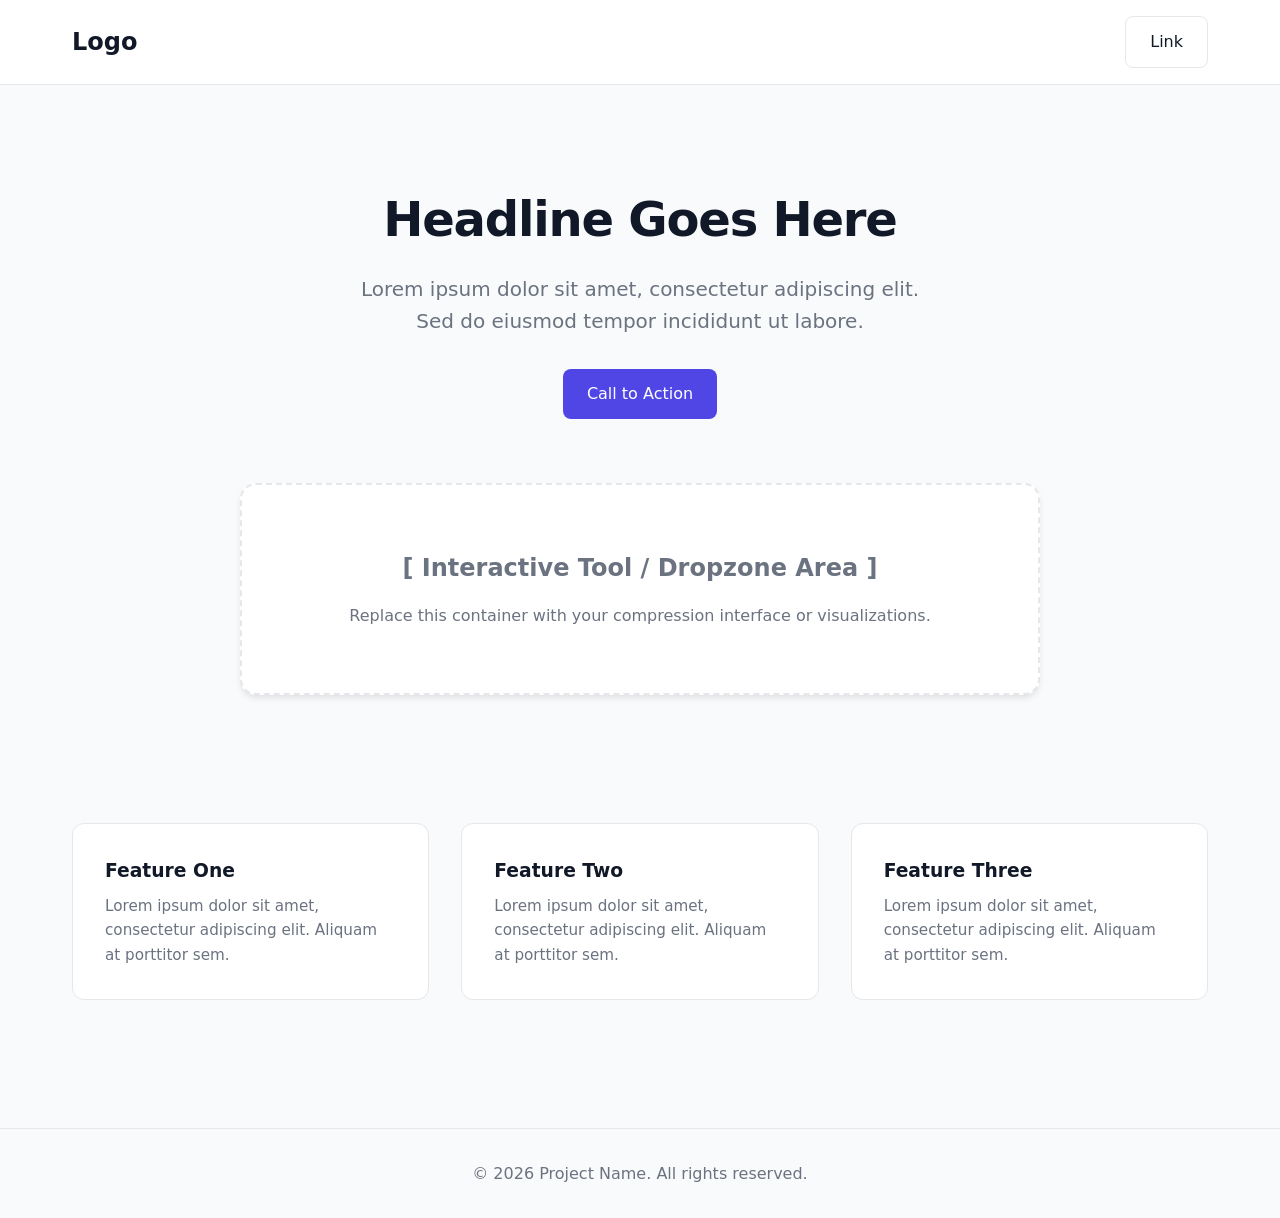
<file: website/index.html>
<!DOCTYPE html>
<html lang="en">
<head>
    <meta charset="UTF-8">
    <meta name="viewport" content="width=device-width, initial-scale=1.0">
    <title>Project Title</title>
    <style>
        /* --- EASY MODIFY: Color Palette & Fonts --- */
        :root {
            --primary-color: #4f46e5;      /* Main brand color */
            --primary-hover: #4338ca;
            --bg-color: #f9fafb;           /* Page background */
            --surface-color: #ffffff;      /* Card/Section background */
            --text-main: #111827;
            --text-muted: #6b7280;
            --border-color: #e5e7eb;
            --font-family: system-ui, -apple-system, BlinkMacSystemFont, "Segoe UI", Roboto, sans-serif;
        }

        /* --- BASE STYLES --- */
        * {
            box-sizing: border-box;
            margin: 0;
            padding: 0;
        }

        body {
            font-family: var(--font-family);
            background-color: var(--bg-color);
            color: var(--text-main);
            line-height: 1.6;
        }

        .container {
            max-width: 1200px;
            margin: 0 auto;
            padding: 0 2rem;
        }

        /* --- NAVIGATION --- */
        nav {
            background-color: var(--surface-color);
            border-bottom: 1px solid var(--border-color);
            padding: 1rem 0;
        }

        .nav-content {
            display: flex;
            justify-content: space-between;
            align-items: center;
        }

        .logo {
            font-size: 1.5rem;
            font-weight: 700;
        }

        /* --- HERO SECTION --- */
        .hero {
            padding: 6rem 0;
            text-align: center;
        }

        .hero h1 {
            font-size: 3rem;
            margin-bottom: 1rem;
            letter-spacing: -0.025em;
        }

        .hero p {
            font-size: 1.25rem;
            color: var(--text-muted);
            max-width: 600px;
            margin: 0 auto 2rem auto;
        }

        .btn {
            display: inline-block;
            background-color: var(--primary-color);
            color: white;
            padding: 0.75rem 1.5rem;
            border-radius: 0.5rem;
            text-decoration: none;
            font-weight: 500;
            transition: background-color 0.2s;
            border: none;
            cursor: pointer;
        }

        .btn:hover {
            background-color: var(--primary-hover);
        }

        /* --- APP/INTERFACE PLACEHOLDER --- */
        .app-placeholder {
            background-color: var(--surface-color);
            border: 2px dashed var(--border-color);
            border-radius: 1rem;
            padding: 4rem 2rem;
            text-align: center;
            margin: -2rem auto 4rem auto;
            max-width: 800px;
            box-shadow: 0 4px 6px -1px rgba(0, 0, 0, 0.1);
        }

        /* --- FEATURE GRID --- */
        .features {
            padding: 4rem 0;
        }

        .grid {
            display: grid;
            grid-template-columns: repeat(auto-fit, minmax(300px, 1fr));
            gap: 2rem;
        }

        .card {
            background-color: var(--surface-color);
            padding: 2rem;
            border-radius: 0.75rem;
            border: 1px solid var(--border-color);
        }

        .card h3 {
            margin-bottom: 0.5rem;
        }

        .card p {
            color: var(--text-muted);
            font-size: 0.95rem;
        }

        /* --- FOOTER --- */
        footer {
            text-align: center;
            padding: 2rem 0;
            color: var(--text-muted);
            border-top: 1px solid var(--border-color);
            margin-top: 4rem;
        }
    </style>
</head>
<body>

    <nav>
        <div class="container nav-content">
            <div class="logo">Logo</div>
            <div>
                <a href="#" class="btn" style="background: transparent; color: var(--text-main); border: 1px solid var(--border-color);">Link</a>
            </div>
        </div>
    </nav>

    <header class="hero container">
        <h1>Headline Goes Here</h1>
        <p>Lorem ipsum dolor sit amet, consectetur adipiscing elit. Sed do eiusmod tempor incididunt ut labore.</p>
        <a href="#app" class="btn">Call to Action</a>
    </header>

    <main class="container">
        <div id="app" class="app-placeholder">
            <h2 style="color: var(--text-muted); margin-bottom: 1rem;">[ Interactive Tool / Dropzone Area ]</h2>
            <p style="color: var(--text-muted);">Replace this container with your compression interface or visualizations.</p>
        </div>

        <section class="features">
            <div class="grid">
                <div class="card">
                    <h3>Feature One</h3>
                    <p>Lorem ipsum dolor sit amet, consectetur adipiscing elit. Aliquam at porttitor sem.</p>
                </div>
                <div class="card">
                    <h3>Feature Two</h3>
                    <p>Lorem ipsum dolor sit amet, consectetur adipiscing elit. Aliquam at porttitor sem.</p>
                </div>
                <div class="card">
                    <h3>Feature Three</h3>
                    <p>Lorem ipsum dolor sit amet, consectetur adipiscing elit. Aliquam at porttitor sem.</p>
                </div>
            </div>
        </section>
    </main>

    <footer>
        <div class="container">
            <p>&copy; 2026 Project Name. All rights reserved.</p>
        </div>
    </footer>

</body>
</html>
</file>
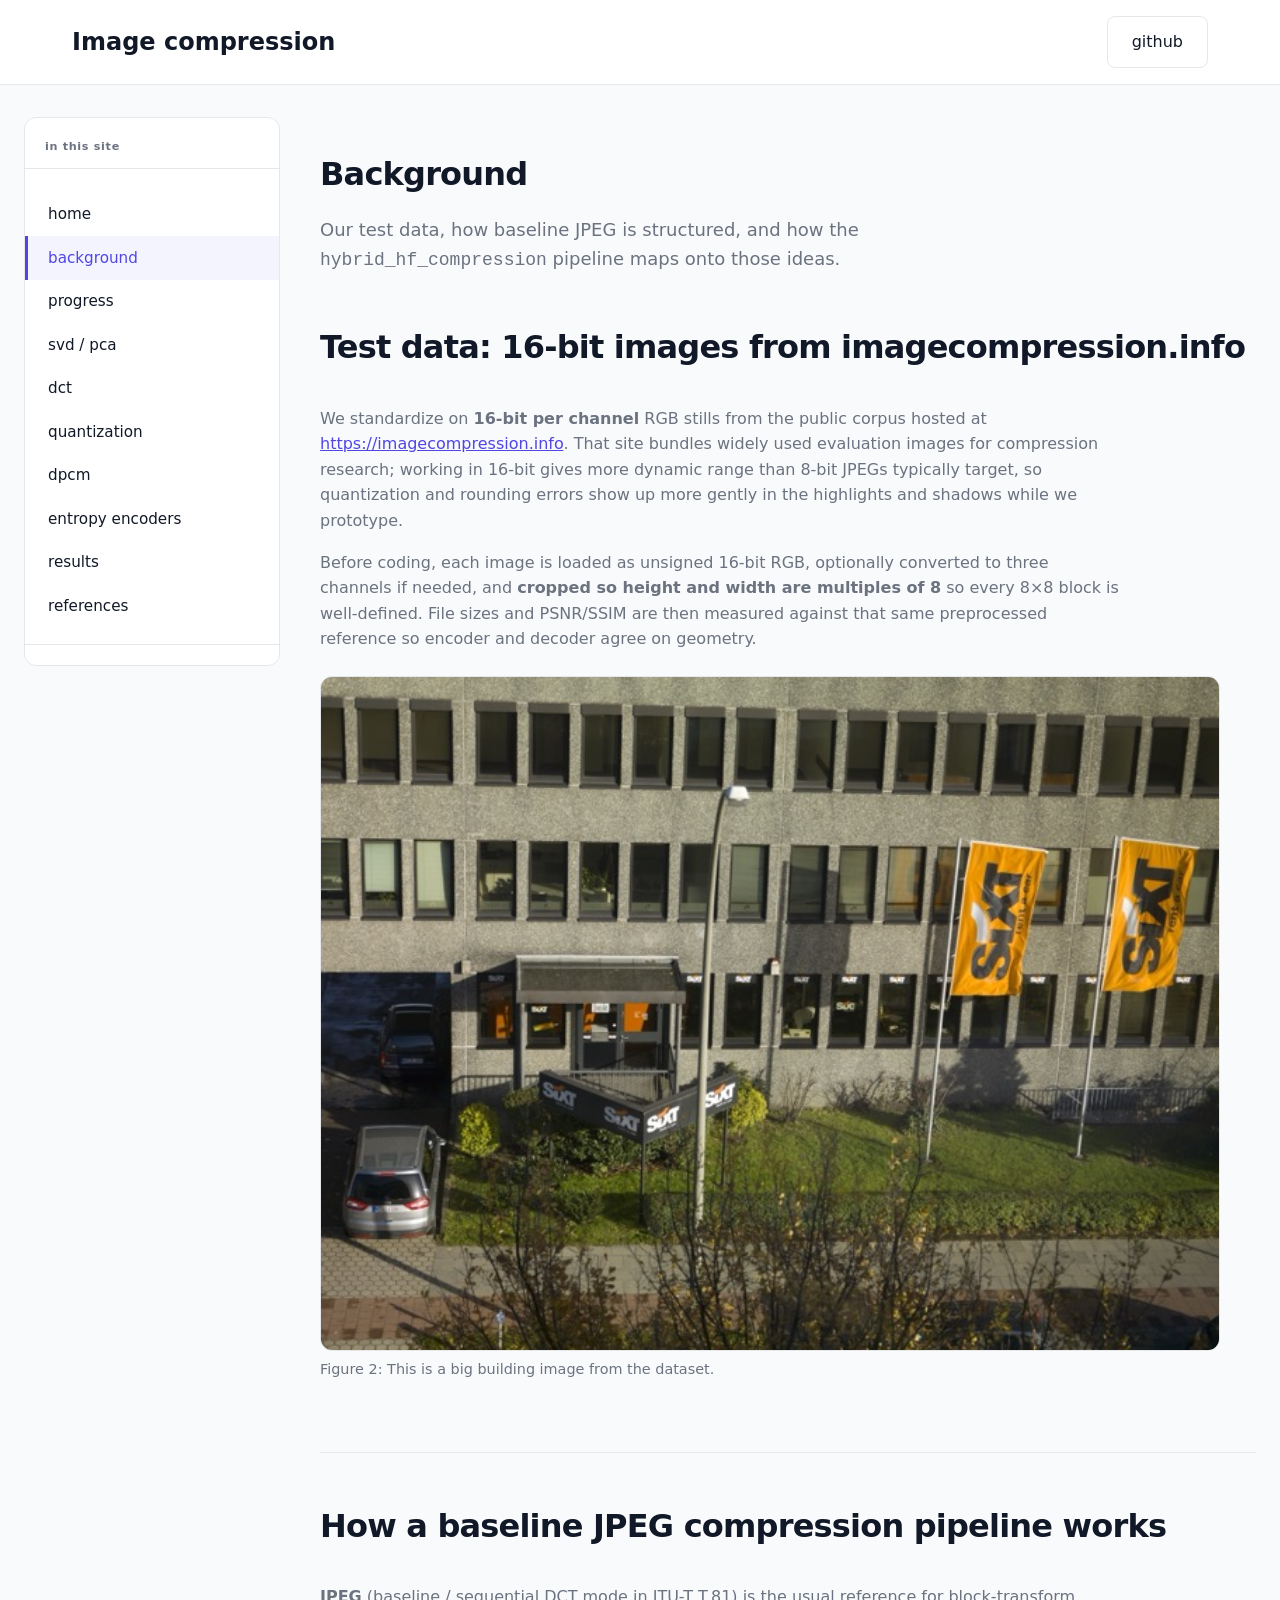
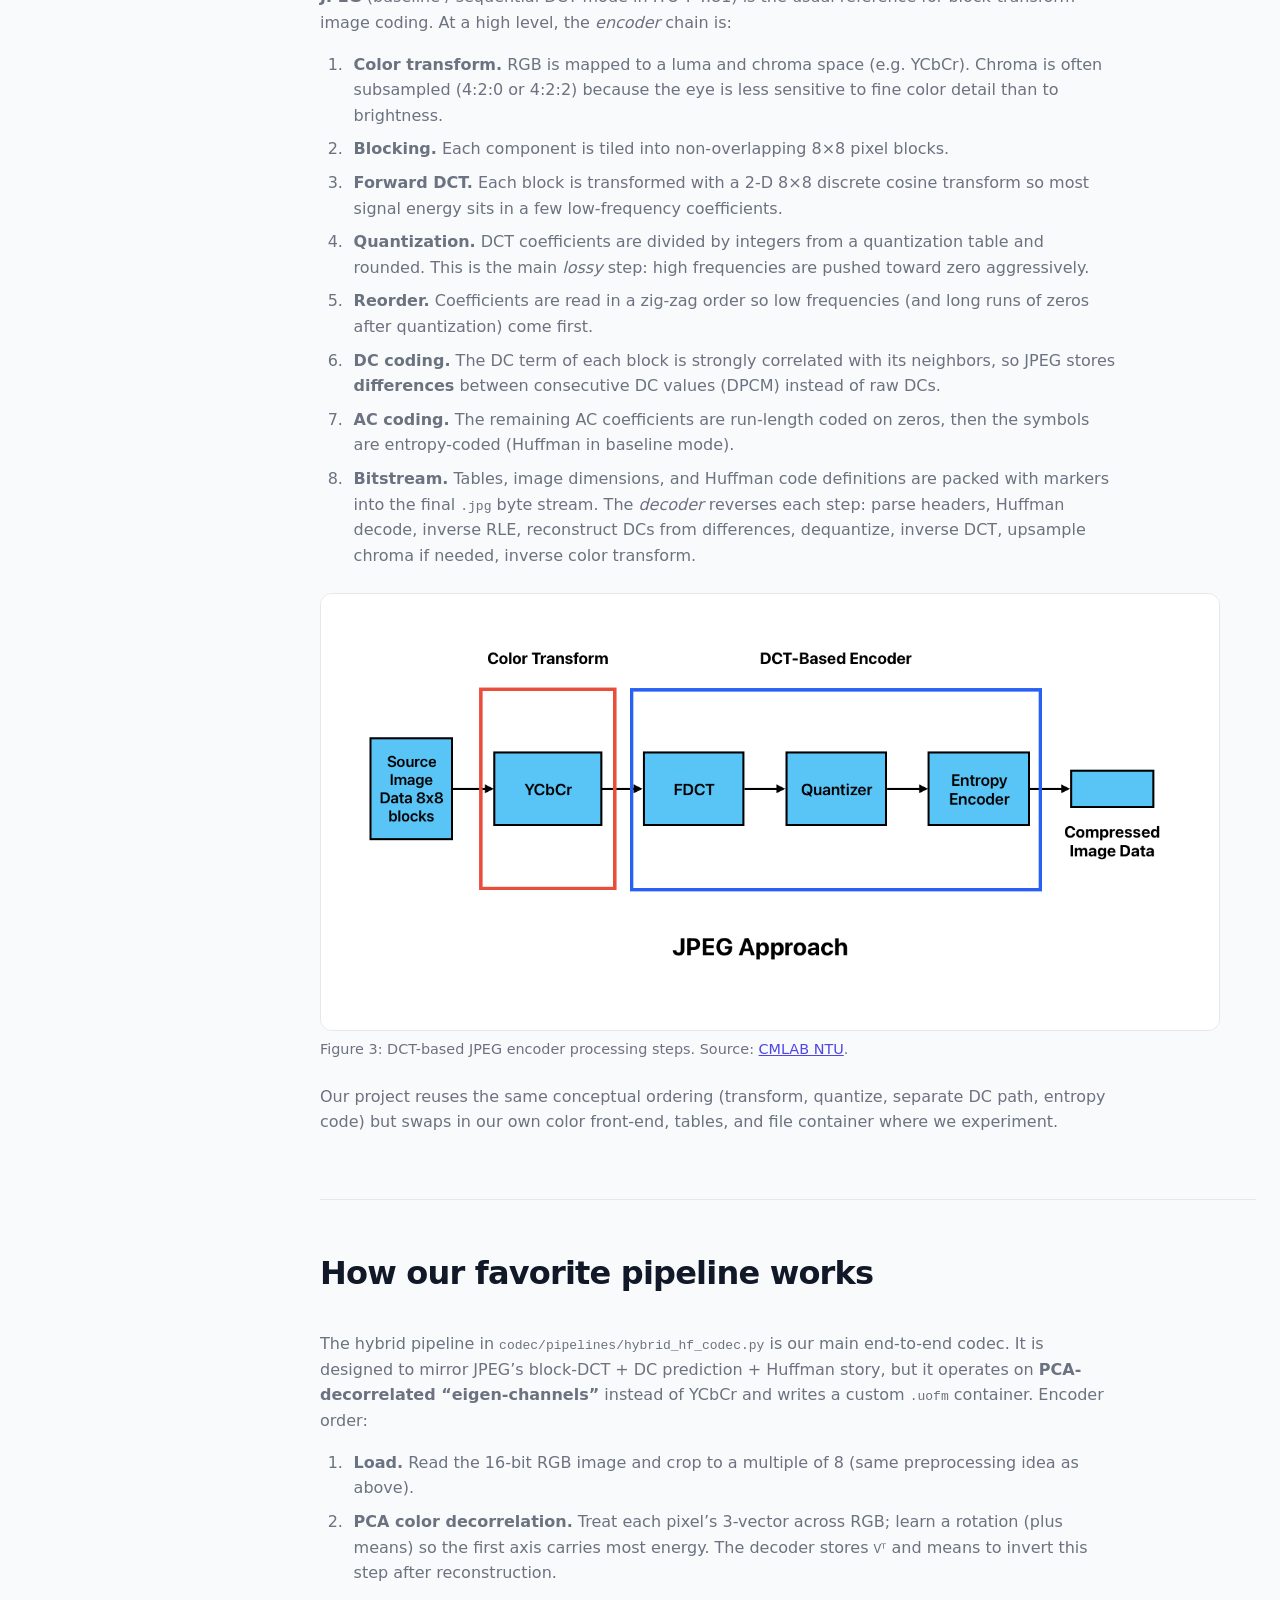
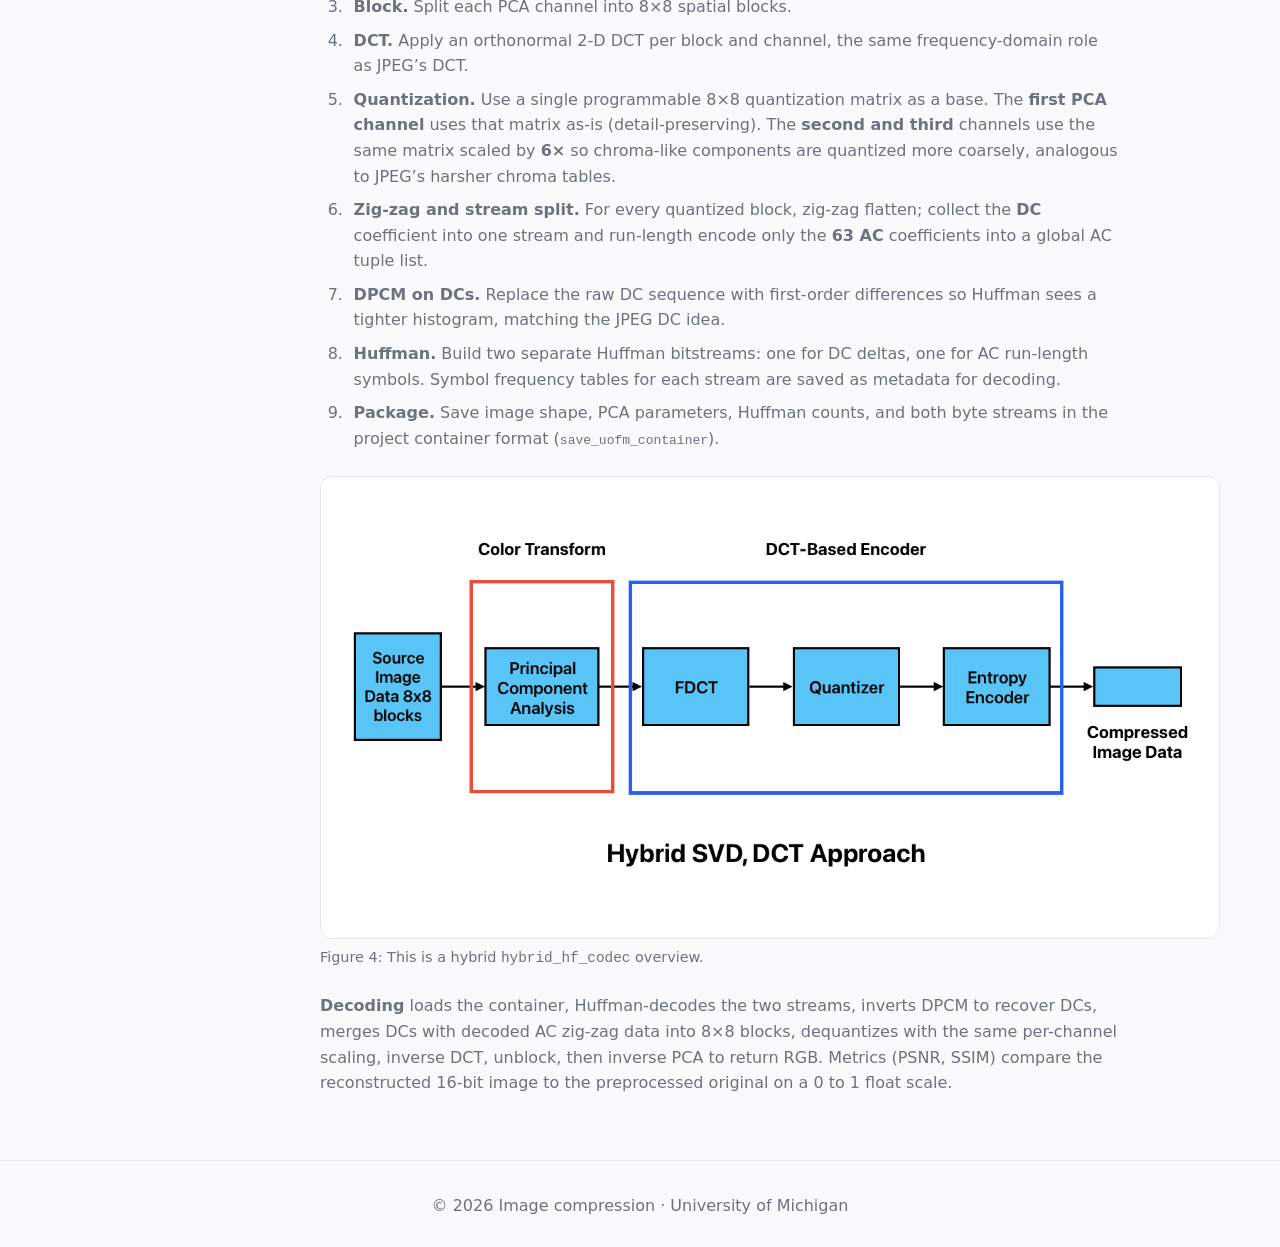
<file: docs/background.html>
<!DOCTYPE html>
<html lang="en">
<head>
    <meta charset="UTF-8">
    <meta name="viewport" content="width=device-width, initial-scale=1.0">
    <title>Background | Image compression</title>
    <link rel="stylesheet" href="css/site.css">
</head>
<body class="site-shell">

    <nav>
        <div class="container nav-content">
            <div class="logo"><a href="index.html">Image compression</a></div>
            <div class="nav-links">
                <a href="https://github.com/tdvalencia/image-compression" class="btn" style="background: transparent; border: 1px solid var(--border-color); color: var(--text-main);">github</a>
            </div>
        </div>
    </nav>

    <div class="site-layout">
        <aside class="sidebar" aria-label="Site">
            <div class="sidebar-title">in this site</div>
            <nav class="sidebar-nav">
                <a href="index.html">home</a>
                <a href="background.html" class="is-active">background</a>
                <a href="progress.html">progress</a>
                <a href="svd-pca.html">svd / pca</a>
                <a href="dct.html">dct</a>
                <a href="quantization.html">quantization</a>
                <a href="dpcm.html">dpcm</a>
                <a href="entropy.html">entropy encoders</a>
                <a href="results.html">results</a>
                <a href="references.html">references</a>
            </nav>
        </aside>

        <div class="main-column">
            <header class="hero hero--compact">
                <h1>Background</h1>
                <p>Our test data, how baseline JPEG is structured, and how the <code>hybrid_hf_compression</code> pipeline maps onto those ideas.</p>
            </header>

            <main>
                <section class="content-section">
                    <h2>Test data: 16-bit images from imagecompression.info</h2>
                    <p>
                        We standardize on <strong>16-bit per channel</strong> RGB stills from the public corpus hosted at <a href="https://imagecompression.info">https://imagecompression.info</a>. That site bundles widely used evaluation images for compression research; working in 16-bit gives more dynamic range than 8-bit JPEGs typically target, so quantization and rounding errors show up more gently in the highlights and shadows while we prototype.
                    </p>
                    <p>
                        Before coding, each image is loaded as unsigned 16-bit RGB, optionally converted to three channels if needed, and <strong>cropped so height and width are multiples of 8</strong> so every 8×8 block is well-defined. File sizes and PSNR/SSIM are then measured against that same preprocessed reference so encoder and decoder agree on geometry.
                    </p>
                    <figure class="doc-figure-slot">
                        <div class="doc-figure-slot__media">
                            <img src="assets/big_building.jpeg" alt="Big Building image">
                        </div>
                        <figcaption>Figure 2: This is a big building image from the dataset.</figcaption>
                    </figure>
                </section>

                <section class="content-section">
                    <h2>How a baseline JPEG compression pipeline works</h2>
                    <p>
                        <strong>JPEG</strong> (baseline / sequential DCT mode in ITU-T T.81) is the usual reference for block-transform image coding. At a high level, the <em>encoder</em> chain is:
                    </p>
                    <ol>
                        <li>
                            <strong>Color transform.</strong> RGB is mapped to a luma and chroma space (e.g. YCbCr). Chroma is often subsampled (4:2:0 or 4:2:2)
                            because the eye is less sensitive to fine color detail than to brightness.
                        </li>
                        <li><strong>Blocking.</strong> Each component is tiled into non-overlapping 8×8 pixel blocks.</li>
                        <li>
                            <strong>Forward DCT.</strong> Each block is transformed with a 2-D 8×8 discrete cosine transform so most signal energy sits in a few low-frequency coefficients.
                        </li>
                        <li>
                            <strong>Quantization.</strong> DCT coefficients are divided by integers from a quantization table and rounded. This is the main <em>lossy</em> step:
                            high frequencies are pushed toward zero aggressively.
                        </li>
                        <li>
                            <strong>Reorder.</strong> Coefficients are read in a zig-zag order so low frequencies (and long runs of zeros after quantization) come first.
                        </li>
                        <li>
                            <strong>DC coding.</strong> The DC term of each block is strongly correlated with its neighbors, so JPEG stores <strong>differences</strong> between
                            consecutive DC values (DPCM) instead of raw DCs.
                        </li>
                        <li>
                            <strong>AC coding.</strong> The remaining AC coefficients are run-length coded on zeros, then the symbols are entropy-coded (Huffman in baseline mode).
                        </li>
                        <li>
                            <strong>Bitstream.</strong> Tables, image dimensions, and Huffman code definitions are packed with markers into the final <code>.jpg</code> byte stream.
                            The <em>decoder</em> reverses each step: parse headers, Huffman decode, inverse RLE, reconstruct DCs from differences, dequantize, inverse DCT,
                            upsample chroma if needed, inverse color transform.
                        </li>
                    </ol>
                    <figure class="doc-figure-slot">
                        <div class="doc-figure-slot__media">
                            <img src="assets/jpeg pipeline.png" alt="JPEG pipeline diagram">
                        </div>
                        <figcaption>Figure 3: DCT-based JPEG encoder processing steps. Source: <a href="https://www.cmlab.csie.ntu.edu.tw/cml/dsp/training/coding/jpeg/jpeg/encoder.htm">CMLAB NTU</a>.</figcaption>
                    </figure>
                    <p>
                        Our project reuses the same conceptual ordering (transform, quantize, separate DC path, entropy code) but swaps in our own color front-end, tables, and file container where we experiment.
                    </p>
                </section>

                <section class="content-section">
                    <h2>How our favorite pipeline works</h2>
                    <p>
                        The hybrid pipeline in <code>codec/pipelines/hybrid_hf_codec.py</code> is our main end-to-end codec. It is designed to mirror JPEG’s block-DCT + DC prediction + Huffman story, but it operates on <strong>PCA-decorrelated “eigen-channels”</strong> instead of YCbCr and writes a custom <code>.uofm</code> container. Encoder order:
                    </p>
                    <ol>
                        <li><strong>Load.</strong> Read the 16-bit RGB image and crop to a multiple of 8 (same preprocessing idea as above).</li>
                        <li>
                            <strong>PCA color decorrelation.</strong> Treat each pixel’s 3-vector across RGB; learn a rotation (plus means) so the first axis carries most energy.
                            The decoder stores <code>Vᵀ</code> and means to invert this step after reconstruction.
                        </li>
                        <li><strong>Block.</strong> Split each PCA channel into 8×8 spatial blocks.</li>
                        <li>
                            <strong>DCT.</strong> Apply an orthonormal 2-D DCT per block and channel, the same frequency-domain role as JPEG’s DCT.
                        </li>
                        <li>
                            <strong>Quantization.</strong> Use a single programmable 8×8 quantization matrix as a base. The <strong>first PCA channel</strong> uses that matrix as-is (detail-preserving).
                            The <strong>second and third</strong> channels use the same matrix scaled by <strong>6×</strong> so chroma-like components are quantized more coarsely, analogous to JPEG’s harsher chroma tables.
                        </li>
                        <li>
                            <strong>Zig-zag and stream split.</strong> For every quantized block, zig-zag flatten; collect the <strong>DC</strong> coefficient into one stream and run-length encode
                            only the <strong>63 AC</strong> coefficients into a global AC tuple list.
                        </li>
                        <li>
                            <strong>DPCM on DCs.</strong> Replace the raw DC sequence with first-order differences so Huffman sees a tighter histogram, matching the JPEG DC idea.
                        </li>
                        <li>
                            <strong>Huffman.</strong> Build two separate Huffman bitstreams: one for DC deltas, one for AC run-length symbols. Symbol frequency tables for each stream are saved as metadata for decoding.
                        </li>
                        <li>
                            <strong>Package.</strong> Save image shape, PCA parameters, Huffman counts, and both byte streams in the project container format (<code>save_uofm_container</code>).
                        </li>
                    </ol>
                    <figure class="doc-figure-slot">
                        <div class="doc-figure-slot__media">
                            <img src="assets/hybrid svd dct pipeline.png" alt="Hybrid HF Compression overview">
                        </div>
                        <figcaption>Figure 4: This is a hybrid <code>hybrid_hf_codec</code> overview.</figcaption>
                    </figure>
                    <p>
                        <strong>Decoding</strong> loads the container, Huffman-decodes the two streams, inverts DPCM to recover DCs, merges DCs with decoded AC zig-zag data into 8×8 blocks, dequantizes with the same per-channel scaling, inverse DCT, unblock, then inverse PCA to return RGB. Metrics (PSNR, SSIM) compare the reconstructed 16-bit image to the preprocessed original on a 0 to 1 float scale.
                    </p>
                </section>
            </main>
        </div>
    </div>

    <footer>
        <div class="container">
            <p>© 2026 Image compression · University of Michigan</p>
        </div>
    </footer>

</body>
</html>
</file>
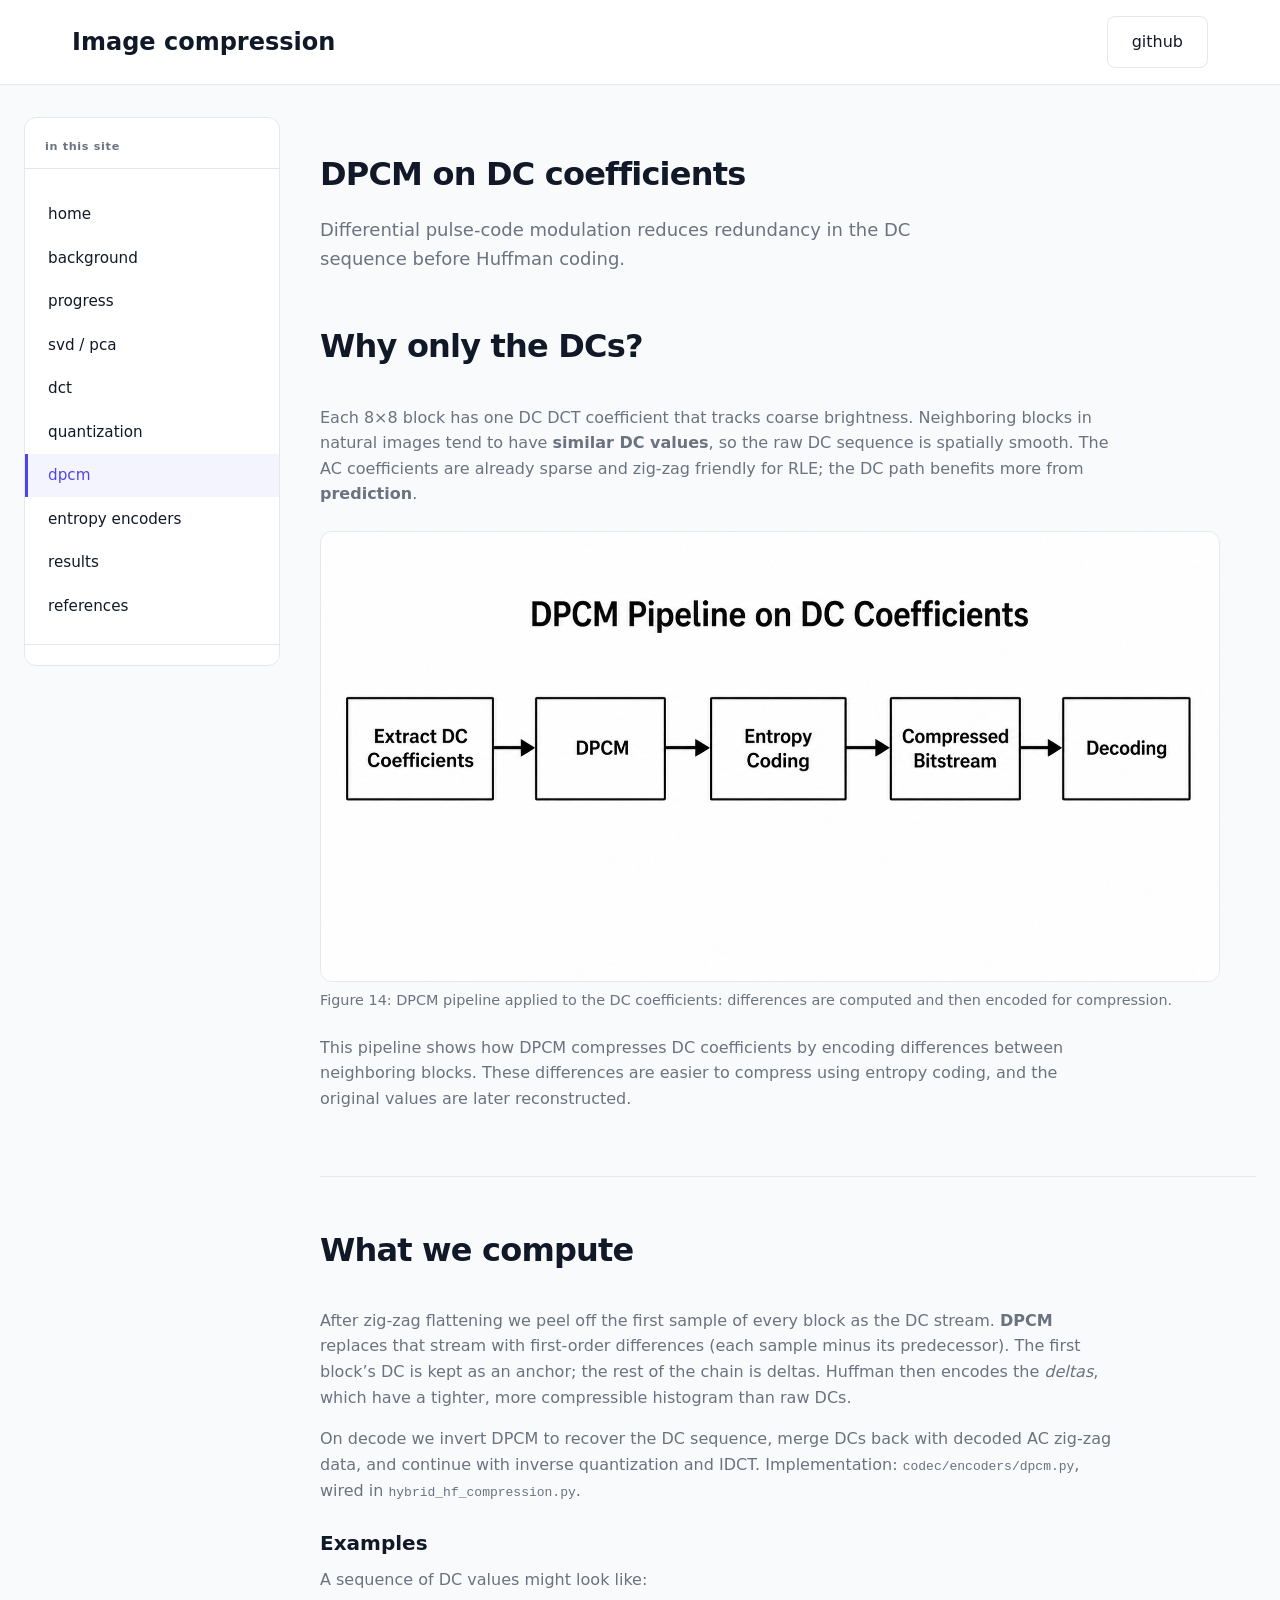
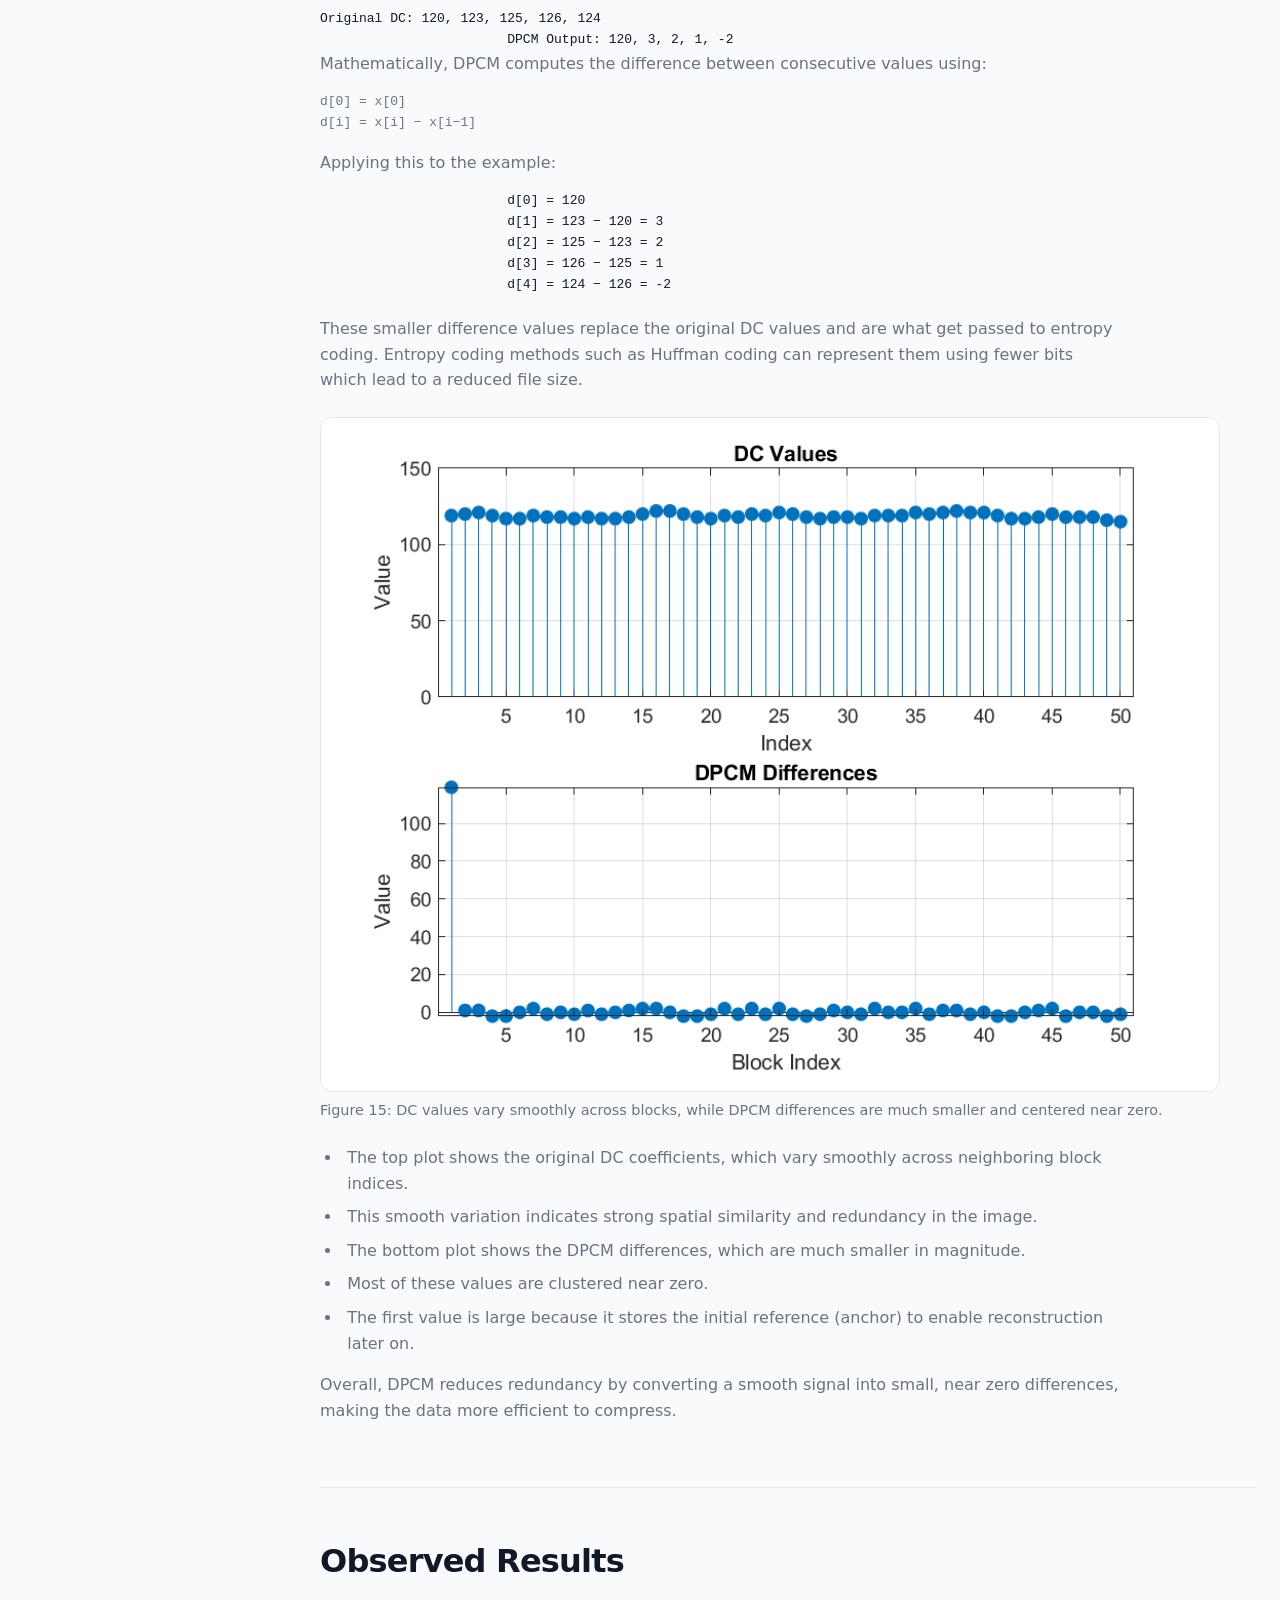
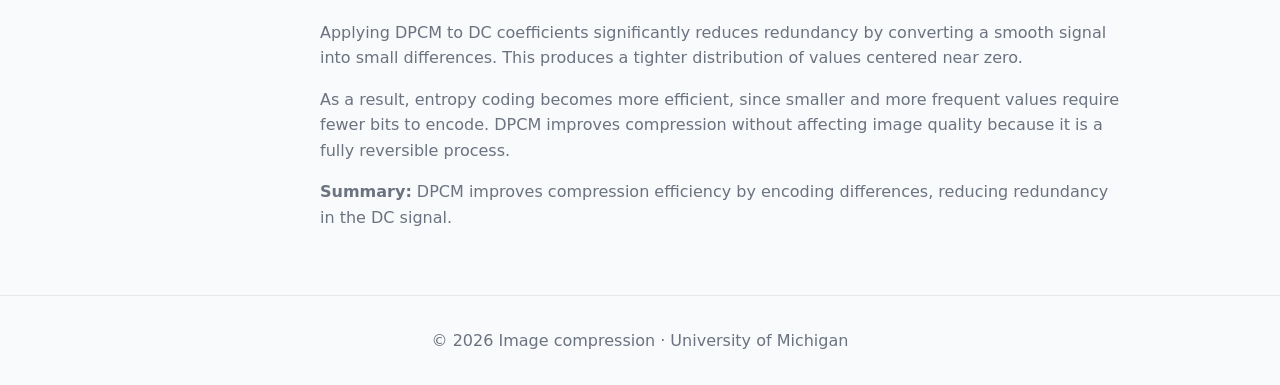
<file: docs/dpcm.html>
<!DOCTYPE html>
<html lang="en">
<head>
    <meta charset="UTF-8">
    <meta name="viewport" content="width=device-width, initial-scale=1.0">
    <title>DPCM | Image compression</title>
    <link rel="stylesheet" href="css/site.css">
</head>
<body class="site-shell">

    <nav>
        <div class="container nav-content">
            <div class="logo"><a href="index.html">Image compression</a></div>
            <div class="nav-links">
                <a href="https://github.com/tdvalencia/image-compression" class="btn" style="background: transparent; border: 1px solid var(--border-color); color: var(--text-main);">github</a>
            </div>
        </div>
    </nav>

    <div class="site-layout">
        <aside class="sidebar" aria-label="Site">
            <div class="sidebar-title">in this site</div>
            <nav class="sidebar-nav">
                <a href="index.html">home</a>
                <a href="background.html">background</a>
                <a href="progress.html">progress</a>
                <a href="svd-pca.html">svd / pca</a>
                <a href="dct.html">dct</a>
                <a href="quantization.html">quantization</a>
                <a href="dpcm.html" class="is-active">dpcm</a>
                <a href="entropy.html">entropy encoders</a>
                <a href="results.html">results</a>
                <a href="references.html">references</a>
            </nav>
        </aside>

        <div class="main-column">
            <header class="hero hero--compact">
                <h1>DPCM on DC coefficients</h1>
                <p>Differential pulse-code modulation reduces redundancy in the DC sequence before Huffman coding.</p>
            </header>

            <main>
                <section class="content-section">
                    <h2>Why only the DCs?</h2>
                    <p>
                        Each 8×8 block has one DC DCT coefficient that tracks coarse brightness. Neighboring blocks in natural images tend to have <strong>similar DC values</strong>, so the raw DC sequence is spatially smooth. The AC coefficients are already sparse and zig-zag friendly for RLE; the DC path benefits more from <strong>prediction</strong>.
                    </p>
                    <figure class="doc-figure-slot">
                        <div class="doc-figure-slot__media">
                            <img src="assets/dpcm-pipeline.png" alt="DPCM pipeline" class="plot-image">
                        </div>
                        <figcaption>
                            Figure 14: DPCM pipeline applied to the DC coefficients: differences are computed and then encoded for compression.
                        </figcaption>
                    </figure>
                    <p>
                        This pipeline shows how DPCM compresses DC coefficients by encoding differences between neighboring blocks. These differences are easier to compress using entropy coding, and the original values are later reconstructed.
                    </p>
                </section>

                <section class="content-section">
                    <h2>What we compute</h2>
                    <p>
                        After zig-zag flattening we peel off the first sample of every block as the DC stream. <strong>DPCM</strong> replaces that stream with first-order differences (each sample minus its predecessor). The first block’s DC is kept as an anchor; the rest of the chain is deltas. Huffman then encodes the <em>deltas</em>, which have a tighter, more compressible histogram than raw DCs.
                    </p>
                    <p>
                        On decode we invert DPCM to recover the DC sequence, merge DCs back with decoded AC zig-zag data, and continue with inverse quantization and IDCT. Implementation: <code>codec/encoders/dpcm.py</code>, wired in <code>hybrid_hf_compression.py</code>.
                    </p>
                    <h3>Examples</h3>
                        <p>
                            A sequence of DC values might look like:
                        </p>
                        <pre>Original DC: 120, 123, 125, 126, 124
                        DPCM Output: 120, 3, 2, 1, -2</pre>
                        <p>
                            Mathematically, DPCM computes the difference between consecutive values using:
                        </p>
                        
                        <p style="font-family: monospace;">
                            d[0] = x[0] <br>
                            d[i] = x[i] − x[i−1]
                        </p>
                        
                        <p>
                            Applying this to the example:
                        </p>
                        
                        <pre>
                        d[0] = 120  
                        d[1] = 123 − 120 = 3  
                        d[2] = 125 − 123 = 2  
                        d[3] = 126 − 125 = 1  
                        d[4] = 124 − 126 = -2
                        </pre>
                        
                        <p>
                            These smaller difference values replace the original DC values and are what get passed to entropy coding. Entropy coding methods such as Huffman coding can represent them using fewer bits which lead to a reduced file size.
                        </p>
                    
                    <figure class="doc-figure-slot">
                        <div class="doc-figure-slot__media">
                            <img src="assets/dpcm-plot.png" alt="DPCM DC vs differences plot" class="plot-image">
                        </div>
                        <figcaption>
                            Figure 15: DC values vary smoothly across blocks, while DPCM differences are much smaller and centered near zero.
                        </figcaption>
                    </figure>
                    <ul>
                        <li>The top plot shows the original DC coefficients, which vary smoothly across neighboring block indices.</li>
                        <li>This smooth variation indicates strong spatial similarity and redundancy in the image.</li>
                        <li>The bottom plot shows the DPCM differences, which are much smaller in magnitude.</li>
                        <li>Most of these values are clustered near zero.</li>
                        <li>The first value is large because it stores the initial reference (anchor) to enable reconstruction later on.</li>
                    </ul>
                    
                    <p>
                        Overall, DPCM reduces redundancy by converting a smooth signal into small, near zero differences, making the data more efficient to compress.
                    </p>
                </section>

                <section class="content-section">
                    <h2>Observed Results</h2>
                
                    <p>
                        Applying DPCM to DC coefficients significantly reduces redundancy by converting a smooth signal into small differences. This produces a tighter distribution of values centered near zero.
                    </p>
                
                    <p>
                        As a result, entropy coding becomes more efficient, since smaller and more frequent values require fewer bits to encode. DPCM improves compression without affecting image quality because it is a fully reversible process.
                    </p>
                
                    <p>
                        <strong>Summary:</strong> DPCM improves compression efficiency by encoding differences, reducing redundancy in the DC signal.
                    </p>
                </section>
            </main>
        </div>
    </div>

    <footer>
        <div class="container">
            <p>© 2026 Image compression · University of Michigan</p>
        </div>
    </footer>

</body>
</html>
</file>
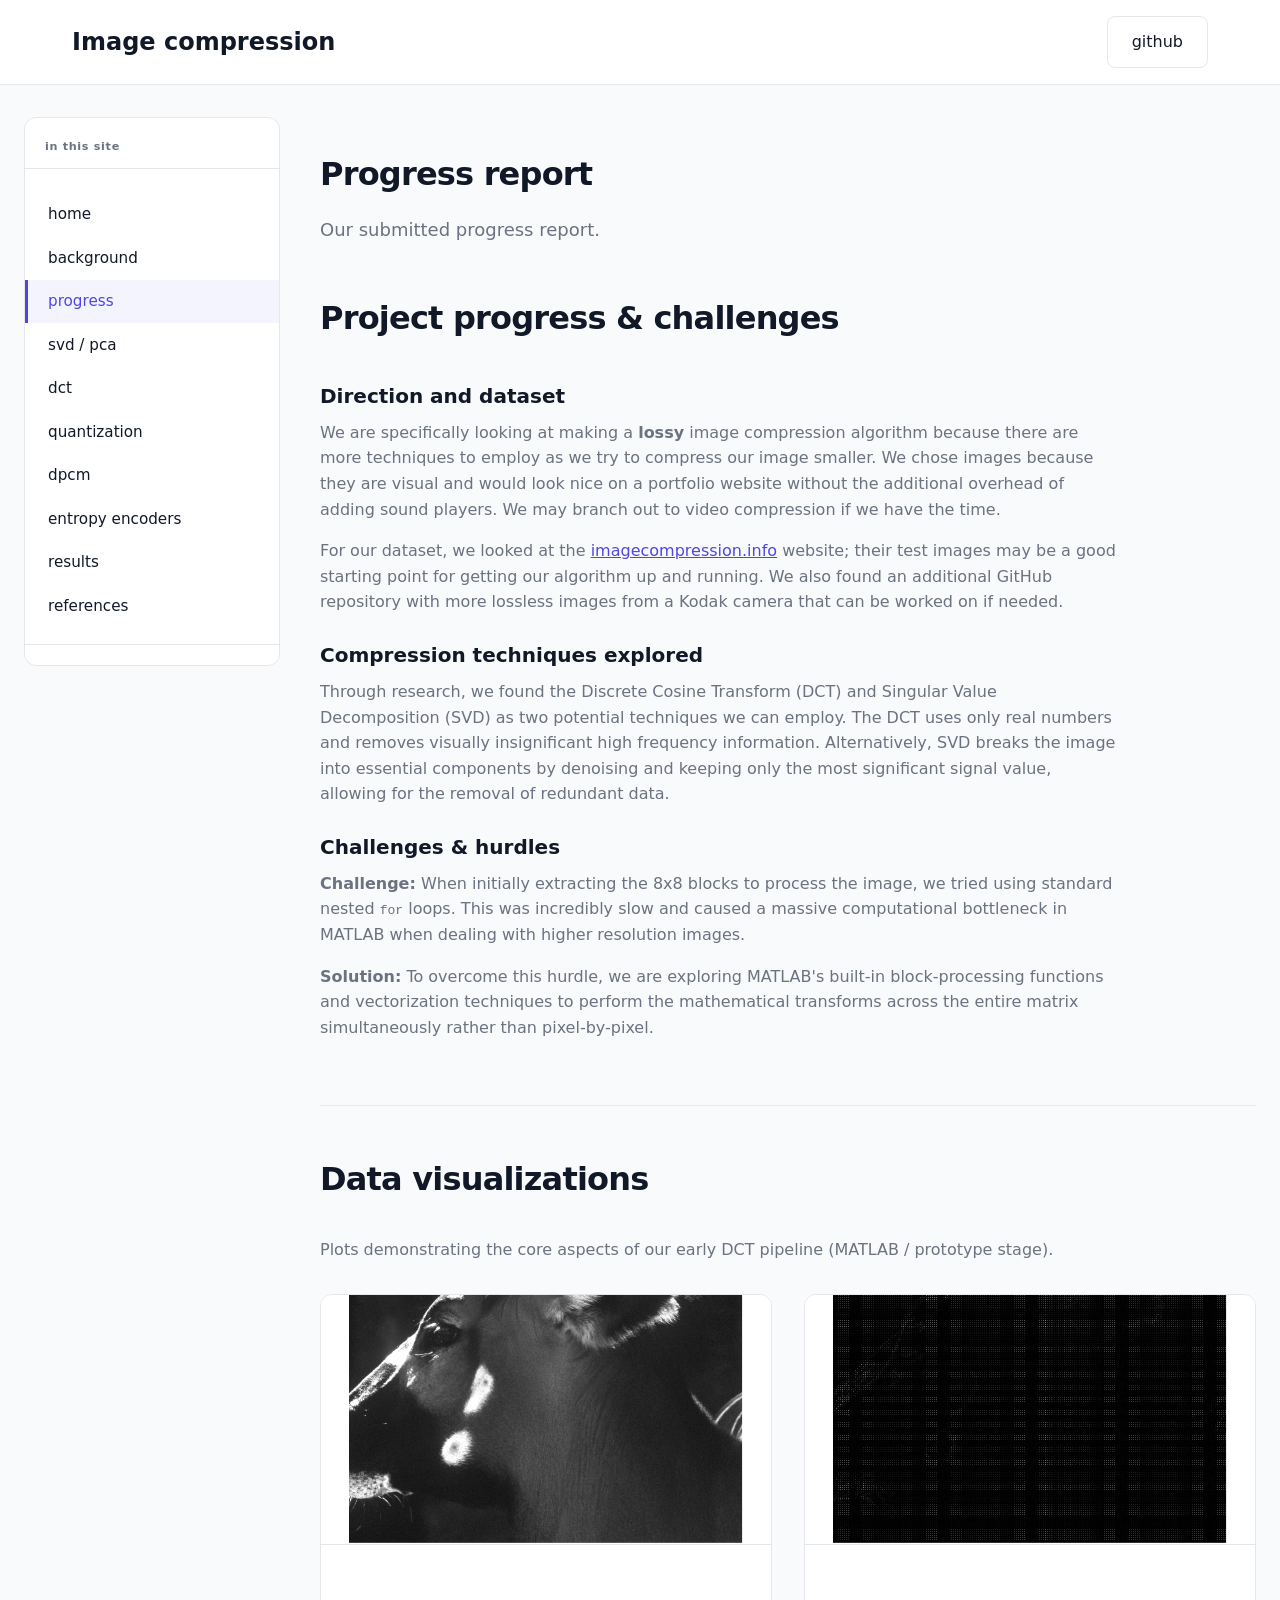
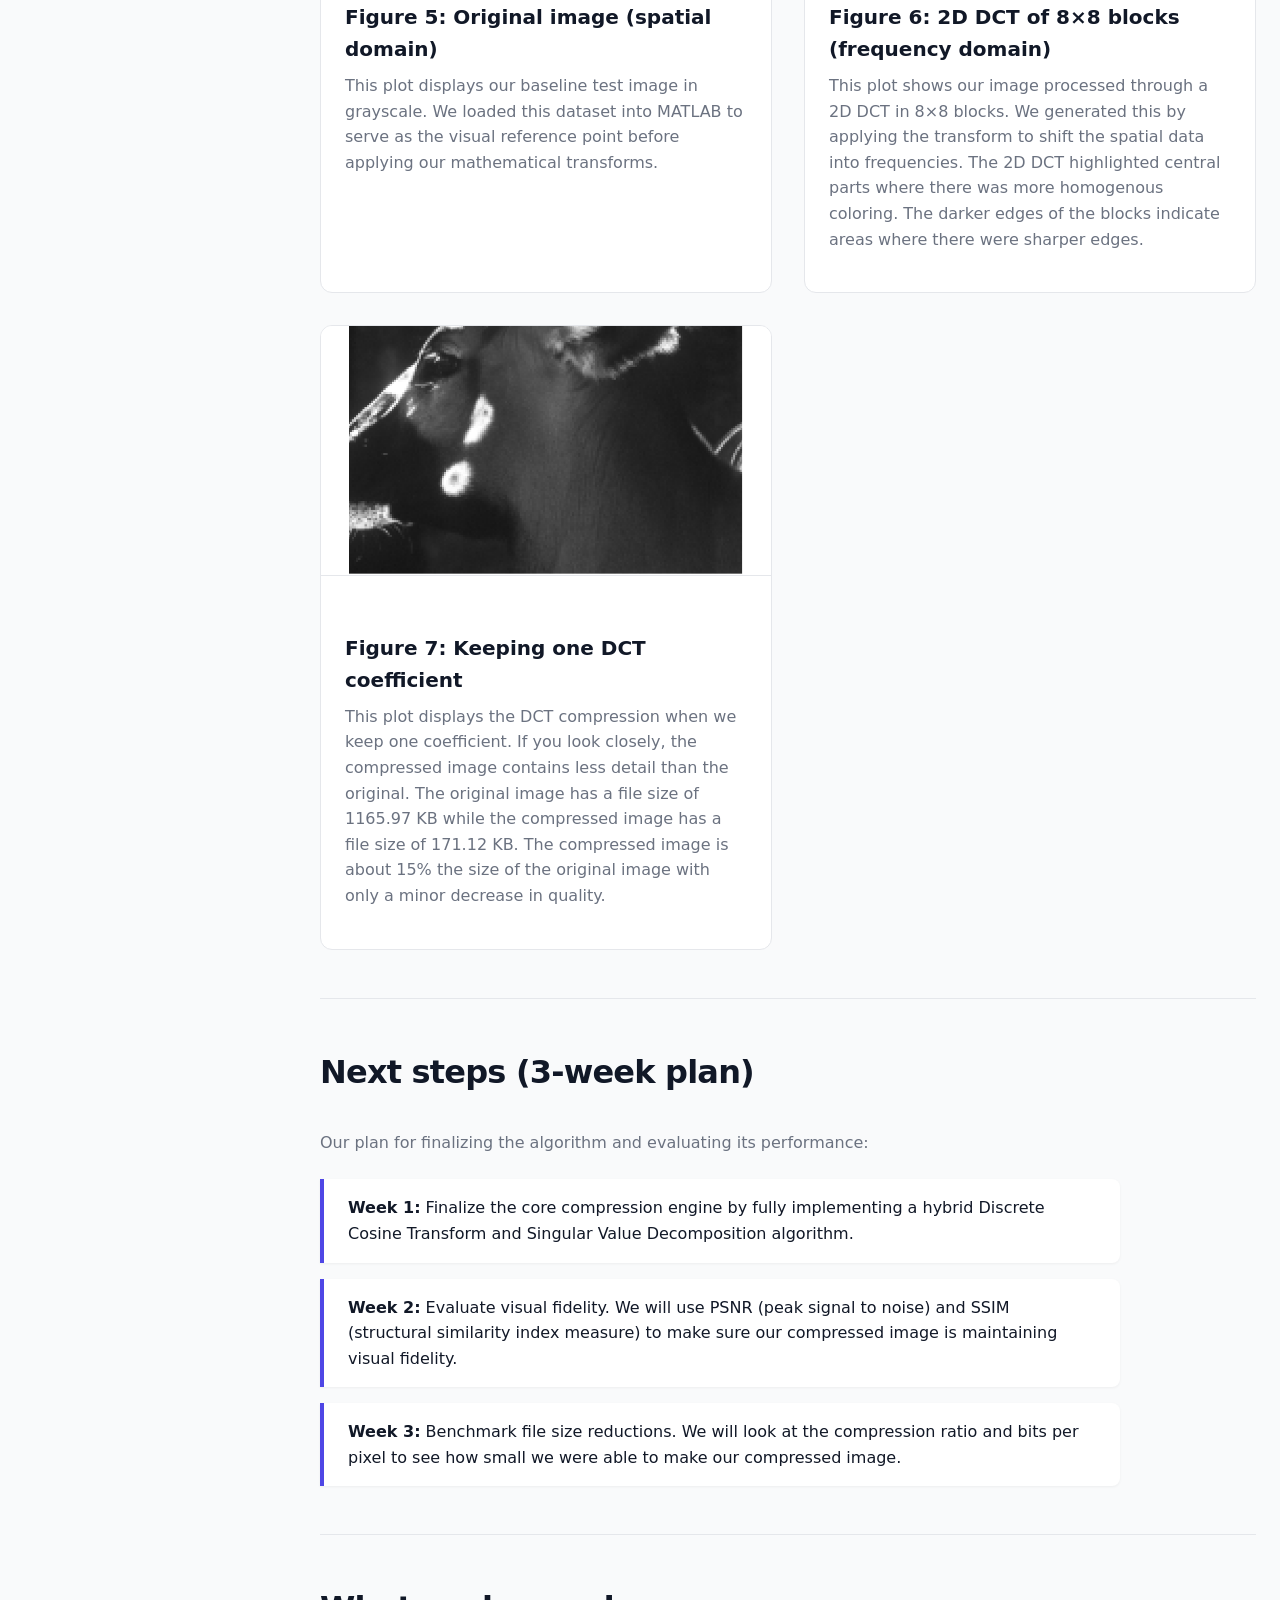
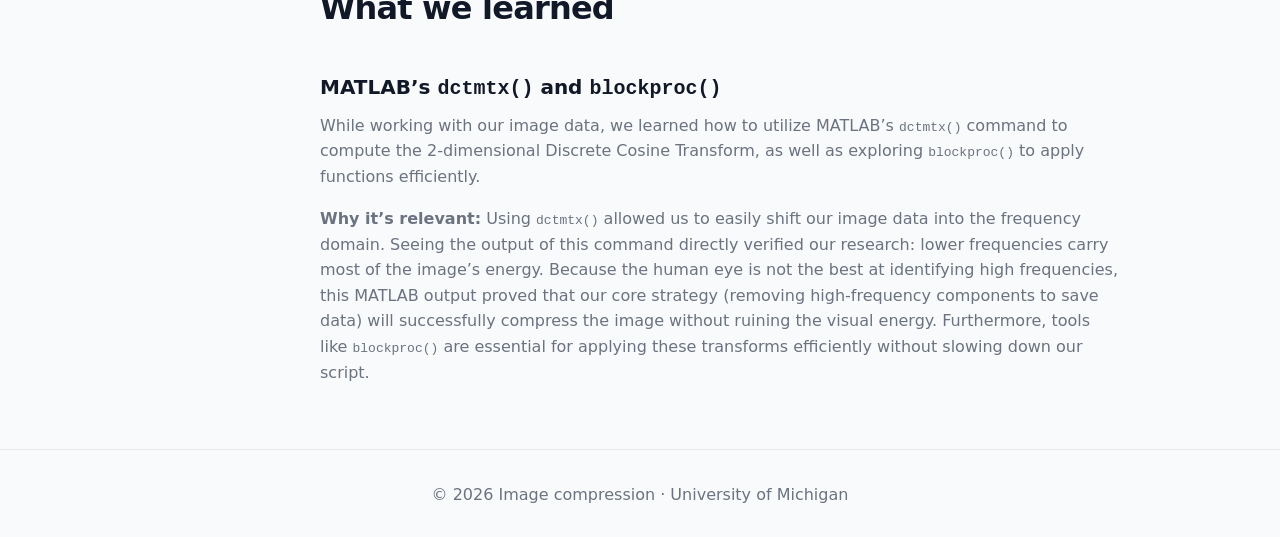
<file: docs/progress.html>
<!DOCTYPE html>
<html lang="en">
<head>
    <meta charset="UTF-8">
    <meta name="viewport" content="width=device-width, initial-scale=1.0">
    <title>Progress report | Image compression</title>
    <link rel="stylesheet" href="css/site.css">
</head>
<body class="site-shell">

    <nav>
        <div class="container nav-content">
            <div class="logo"><a href="index.html">Image compression</a></div>
            <div class="nav-links">
                <a href="https://github.com/tdvalencia/image-compression" class="btn" style="background: transparent; border: 1px solid var(--border-color); color: var(--text-main);">github</a>
            </div>
        </div>
    </nav>

    <div class="site-layout">
        <aside class="sidebar" aria-label="Site">
            <div class="sidebar-title">in this site</div>
            <nav class="sidebar-nav">
                <a href="index.html">home</a>
                <a href="background.html">background</a>
                <a href="progress.html" class="is-active">progress</a>
                <a href="svd-pca.html">svd / pca</a>
                <a href="dct.html">dct</a>
                <a href="quantization.html">quantization</a>
                <a href="dpcm.html">dpcm</a>
                <a href="entropy.html">entropy encoders</a>
                <a href="results.html">results</a>
                <a href="references.html">references</a>
            </nav>
        </aside>

        <div class="main-column">
            <header class="hero hero--compact">
                <h1>Progress report</h1>
                <p>Our submitted progress report.</p>
            </header>

            <main>
                <section id="direction" class="content-section">
                    <h2>Project progress &amp; challenges</h2>
                    <h3>Direction and dataset</h3>
                    <p>
                        We are specifically looking at making a <strong>lossy</strong> image compression algorithm because there are more techniques to employ as we try to compress our image smaller. We chose images because they are visual and would look nice on a portfolio website without the additional overhead of adding sound players. We may branch out to video compression if we have the time.
                    </p>
                    <p>
                        For our dataset, we looked at the <a href="https://imagecompression.info">imagecompression.info</a> website; their test images may be a good starting point for getting our algorithm up and running. We also found an additional GitHub repository with more lossless images from a Kodak camera that can be worked on if needed.
                    </p>
                    <h3>Compression techniques explored</h3>
                    <p>
                        Through research, we found the Discrete Cosine Transform (DCT) and Singular Value Decomposition (SVD) as two potential techniques we can employ. The DCT uses only real numbers and removes visually insignificant high frequency information. Alternatively, SVD breaks the image into essential components by denoising and keeping only the most significant signal value, allowing for the removal of redundant data.
                    </p>
                    <h3>Challenges &amp; hurdles</h3>
                    <p>
                        <strong>Challenge:</strong> When initially extracting the 8x8 blocks to process the image, we tried using standard nested <code>for</code> loops. This was incredibly slow and caused a massive computational bottleneck in MATLAB when dealing with higher resolution images.
                    </p>
                    <p>
                        <strong>Solution:</strong> To overcome this hurdle, we are exploring MATLAB's built-in block-processing functions and vectorization techniques to perform the mathematical transforms across the entire matrix simultaneously rather than pixel-by-pixel.
                    </p>
                </section>

                <section id="figures" class="content-section">
                    <h2>Data visualizations</h2>
                    <p>Plots demonstrating the core aspects of our early DCT pipeline (MATLAB / prototype stage).</p>

                    <div class="plot-grid">
                        <div class="plot-card">
                            <img src="assets/deer-original.png" alt="Original Image of a Deer" class="plot-image">
                            <div class="plot-details">
                                <h3>Figure 5: Original image (spatial domain)</h3>
                                <p>This plot displays our baseline test image in grayscale. We loaded this dataset into MATLAB to serve as the visual reference point before applying our mathematical transforms.</p>
                            </div>
                        </div>

                        <div class="plot-card">
                            <img src="assets/deer-8x8-block-coeffs.png" alt="2D DCT of Deer Image" class="plot-image">
                            <div class="plot-details">
                                <h3>Figure 6: 2D DCT of 8×8 blocks (frequency domain)</h3>
                                <p>This plot shows our image processed through a 2D DCT in 8×8 blocks. We generated this by applying the transform to shift the spatial data into frequencies. The 2D DCT highlighted central parts where there was more homogenous coloring. The darker edges of the blocks indicate areas where there were sharper edges.</p>
                            </div>
                        </div>

                        <div class="plot-card">
                            <img src="assets/deer-1-coeffs.png" alt="One Coefficient Kept" class="plot-image">
                            <div class="plot-details">
                                <h3>Figure 7: Keeping one DCT coefficient</h3>
                                <p>This plot displays the DCT compression when we keep one coefficient. If you look closely, the compressed image contains less detail than the original. The original image has a file size of 1165.97 KB while the compressed image has a file size of 171.12 KB. The compressed image is about 15% the size of the original image with only a minor decrease in quality.</p>
                            </div>
                        </div>
                    </div>
                </section>

                <section id="plan" class="content-section">
                    <h2>Next steps (3-week plan)</h2>
                    <p>Our plan for finalizing the algorithm and evaluating its performance:</p>
                    <div class="timeline">
                        <div class="task">
                            <strong>Week 1:</strong> Finalize the core compression engine by fully implementing a hybrid Discrete Cosine Transform and Singular Value Decomposition algorithm.
                        </div>
                        <div class="task">
                            <strong>Week 2:</strong> Evaluate visual fidelity. We will use PSNR (peak signal to noise) and SSIM (structural similarity index measure) to make sure our compressed image is maintaining visual fidelity.
                        </div>
                        <div class="task">
                            <strong>Week 3:</strong> Benchmark file size reductions. We will look at the compression ratio and bits per pixel to see how small we were able to make our compressed image.
                        </div>
                    </div>
                </section>

                <section id="learnings" class="content-section">
                    <h2>What we learned</h2>
                    <h3>MATLAB’s <code>dctmtx()</code> and <code>blockproc()</code></h3>
                    <p>
                        While working with our image data, we learned how to utilize MATLAB’s <code>dctmtx()</code> command to compute the 2-dimensional Discrete Cosine Transform, as well as exploring <code>blockproc()</code> to apply functions efficiently.
                    </p>
                    <p>
                        <strong>Why it’s relevant:</strong> Using <code>dctmtx()</code> allowed us to easily shift our image data into the frequency domain. Seeing the output of this command directly verified our research: lower frequencies carry most of the image’s energy. Because the human eye is not the best at identifying high frequencies, this MATLAB output proved that our core strategy (removing high-frequency components to save data) will successfully compress the image without ruining the visual energy. Furthermore, tools like <code>blockproc()</code> are essential for applying these transforms efficiently without slowing down our script.
                    </p>
                </section>
            </main>
        </div>
    </div>

    <footer>
        <div class="container">
            <p>© 2026 Image compression · University of Michigan</p>
        </div>
    </footer>

</body>
</html>
</file>
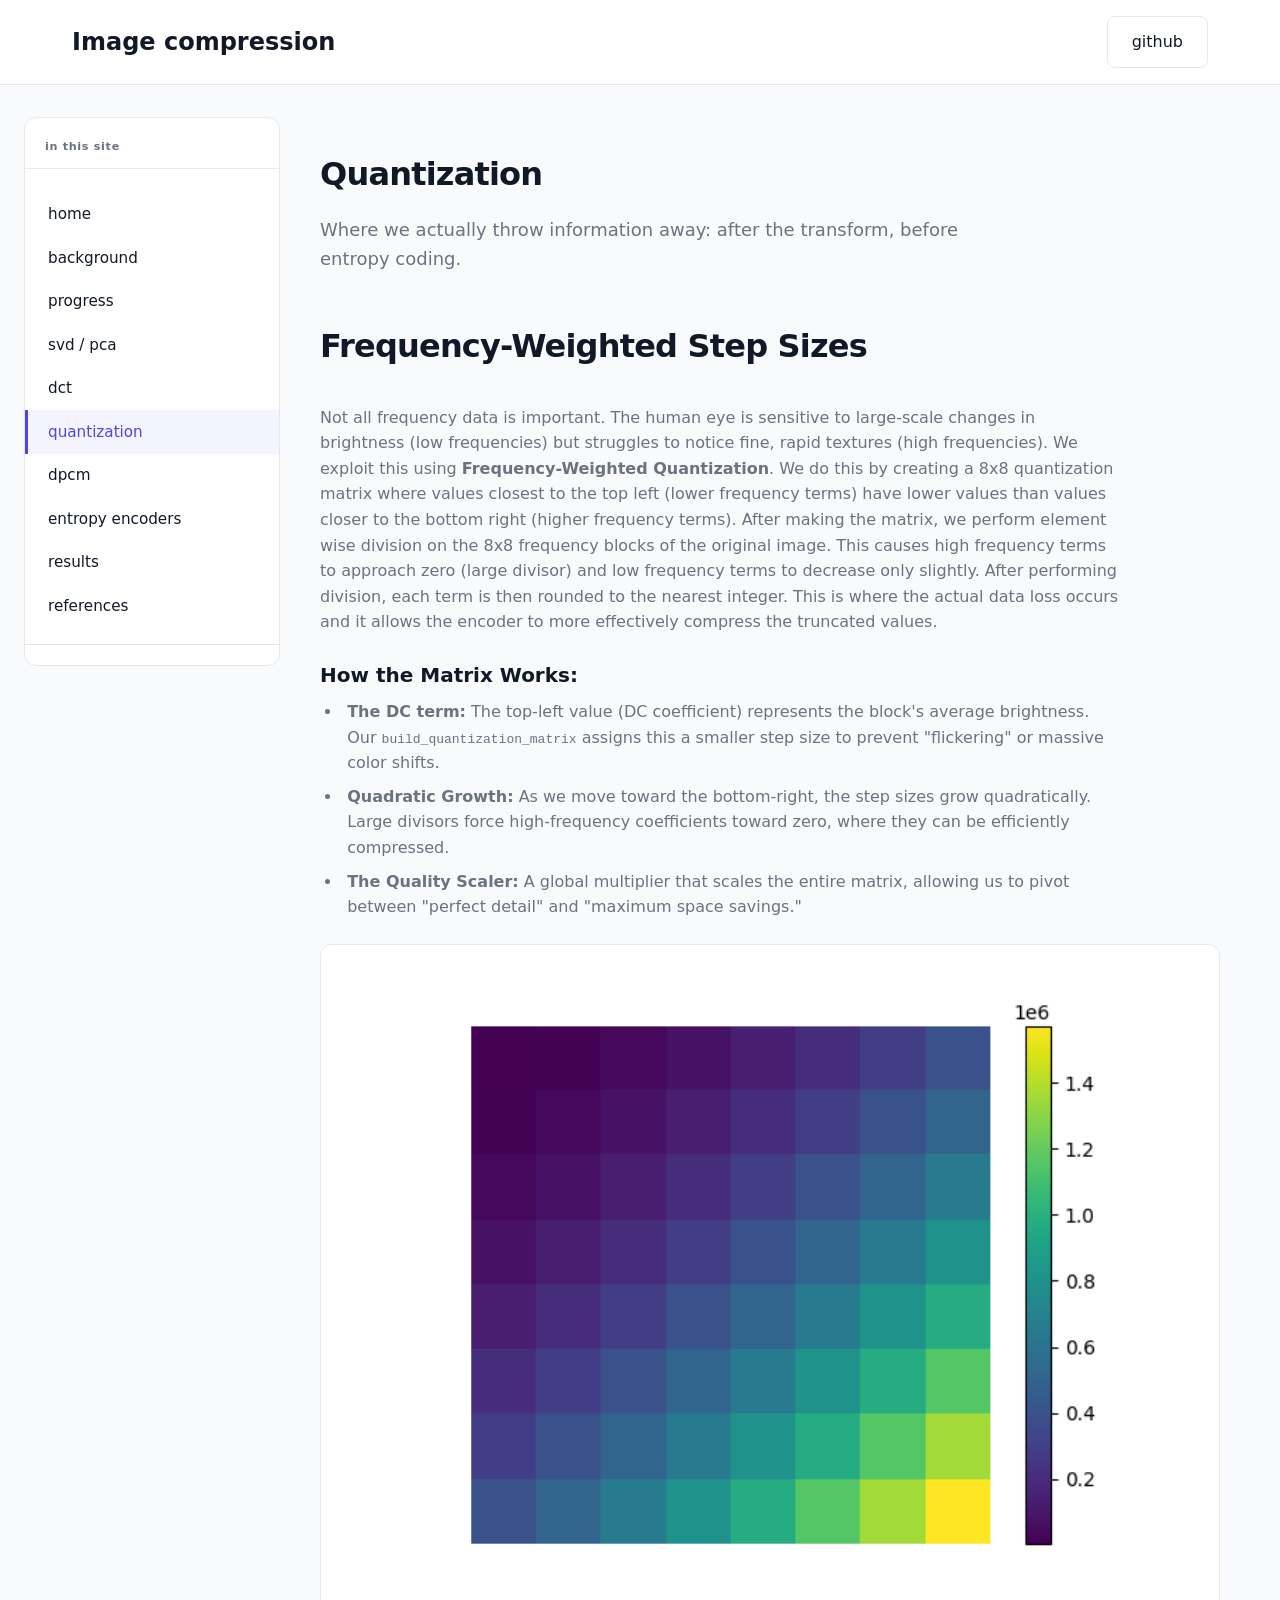
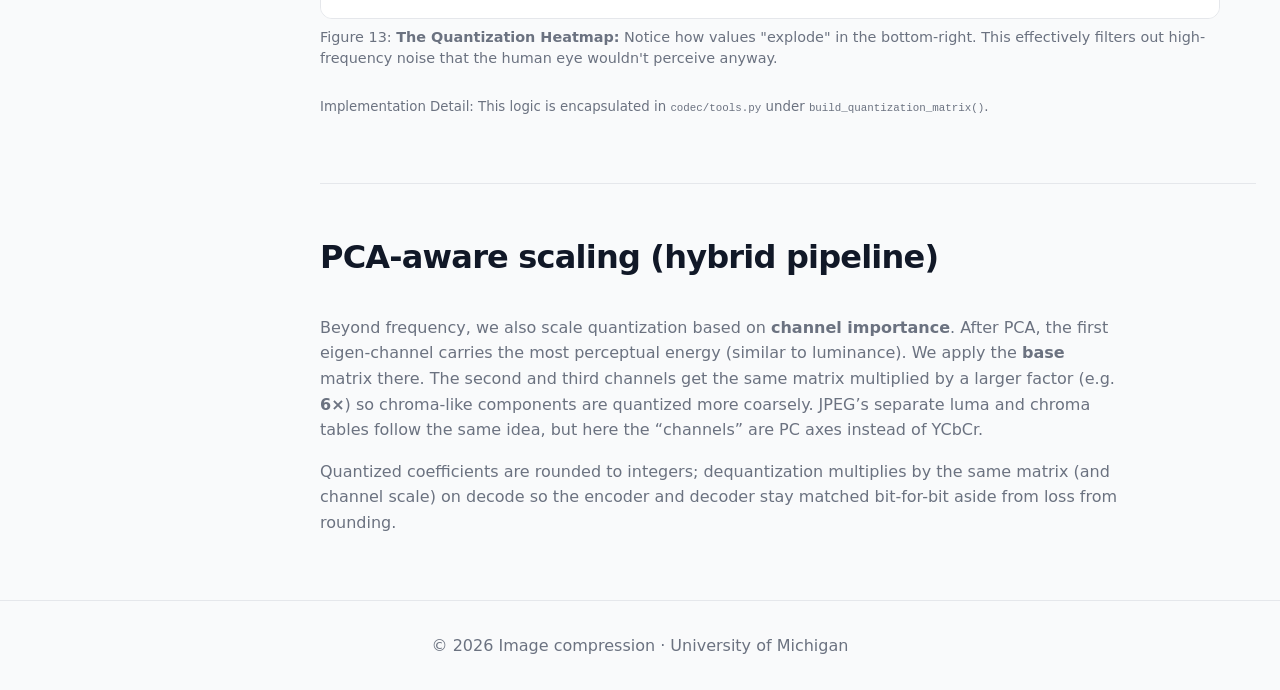
<file: docs/quantization.html>
<!DOCTYPE html>
<html lang="en">

<head>
    <meta charset="UTF-8">
    <meta name="viewport" content="width=device-width, initial-scale=1.0">
    <title>Quantization | Image compression</title>
    <link rel="stylesheet" href="css/site.css">
</head>

<body class="site-shell">

    <nav>
        <div class="container nav-content">
            <div class="logo"><a href="index.html">Image compression</a></div>
            <div class="nav-links">
                <a href="https://github.com/tdvalencia/image-compression" class="btn"
                    style="background: transparent; border: 1px solid var(--border-color); color: var(--text-main);">github</a>
            </div>
        </div>
    </nav>

    <div class="site-layout">
        <aside class="sidebar" aria-label="Site">
            <div class="sidebar-title">in this site</div>
            <nav class="sidebar-nav">
                <a href="index.html">home</a>
                <a href="background.html">background</a>
                <a href="progress.html">progress</a>
                <a href="svd-pca.html">svd / pca</a>
                <a href="dct.html">dct</a>
                <a href="quantization.html" class="is-active">quantization</a>
                <a href="dpcm.html">dpcm</a>
                <a href="entropy.html">entropy encoders</a>
                <a href="results.html">results</a>
                <a href="references.html">references</a>
            </nav>
        </aside>

        <div class="main-column">
            <header class="hero hero--compact">
                <h1>Quantization</h1>
                <p>Where we actually throw information away: after the transform, before entropy coding.</p>
            </header>

            <main>
                <section class="content-section">
                    <h2>Frequency-Weighted Step Sizes</h2>
                    <p>
                        Not all frequency data is important. The human eye is sensitive to large-scale
                        changes in brightness (low frequencies) but struggles to notice fine, rapid textures (high
                        frequencies). We exploit this using <strong>Frequency-Weighted Quantization</strong>. We do this
                        by creating a 8x8 quantization matrix where values closest to the top left (lower frequency
                        terms) have lower values than values closer to the bottom right (higher frequency terms). After
                        making the matrix, we perform element wise division on the 8x8 frequency blocks of the original
                        image. This causes high frequency terms to approach zero (large divisor) and low frequency terms
                        to decrease only slightly. After performing division, each term is then rounded to the nearest
                        integer. This is where the actual data loss occurs and it allows the encoder to more effectively compress the truncated
                        values.
                    </p>

                    <div class="logic-breakdown">
                        <h3>How the Matrix Works:</h3>
                        <ul>
                            <li>
                                <strong>The DC term:</strong> The top-left value (DC coefficient) represents the
                                block's average brightness. Our <code>build_quantization_matrix</code> assigns this a
                                smaller step size to prevent "flickering" or massive color shifts.
                            </li>
                            <li>
                                <strong>Quadratic Growth:</strong> As we move toward the bottom-right, the step sizes
                                grow quadratically. Large divisors force high-frequency coefficients toward zero, where
                                they can be efficiently compressed.
                            </li>
                            <li>
                                <strong>The Quality Scaler:</strong> A global multiplier that scales the entire matrix,
                                allowing us to pivot between "perfect detail" and "maximum space savings."
                            </li>
                        </ul>
                    </div>

                    <figure class="doc-figure-slot">
                        <div class="doc-figure-slot__media">

                            <img src="assets/quantization-matrix.png"
                                alt="Heatmap of an 8x8 quantization matrix showing value distribution.">
                        </div>
                        <figcaption>
                            Figure 13: <strong>The Quantization Heatmap:</strong> Notice how values "explode" in the
                            bottom-right. This effectively filters out high-frequency noise that the human eye wouldn't
                            perceive anyway.
                        </figcaption>
                    </figure>

                    <p class="code-note">
                        <small>Implementation Detail: This logic is encapsulated in <code>codec/tools.py</code> under
                            <code>build_quantization_matrix()</code>.</small>
                    </p>
                </section>

                <section class="content-section">
                    <h2>PCA-aware scaling (hybrid pipeline)</h2>
                    <p>
                        Beyond frequency, we also scale quantization based on <strong>channel importance</strong>.
                        After PCA, the first eigen-channel carries the most perceptual energy (similar to luminance). We
                        apply the <strong>base</strong> matrix there. The second and third channels get the same matrix
                        multiplied by a larger factor (e.g. <strong>6×</strong>) so chroma-like components are quantized
                        more coarsely. JPEG’s separate luma and chroma tables follow the same idea, but here the
                        “channels” are PC axes instead of YCbCr.
                    </p>
                    <p>
                        Quantized coefficients are rounded to integers; dequantization multiplies by the same matrix
                        (and channel scale) on decode so the encoder and decoder stay matched bit-for-bit aside from
                        loss from rounding.
                    </p>
                </section>
            </main>
        </div>
    </div>

    <footer>
        <div class="container">
            <p>© 2026 Image compression · University of Michigan</p>
        </div>
    </footer>

</body>

</html>
</file>
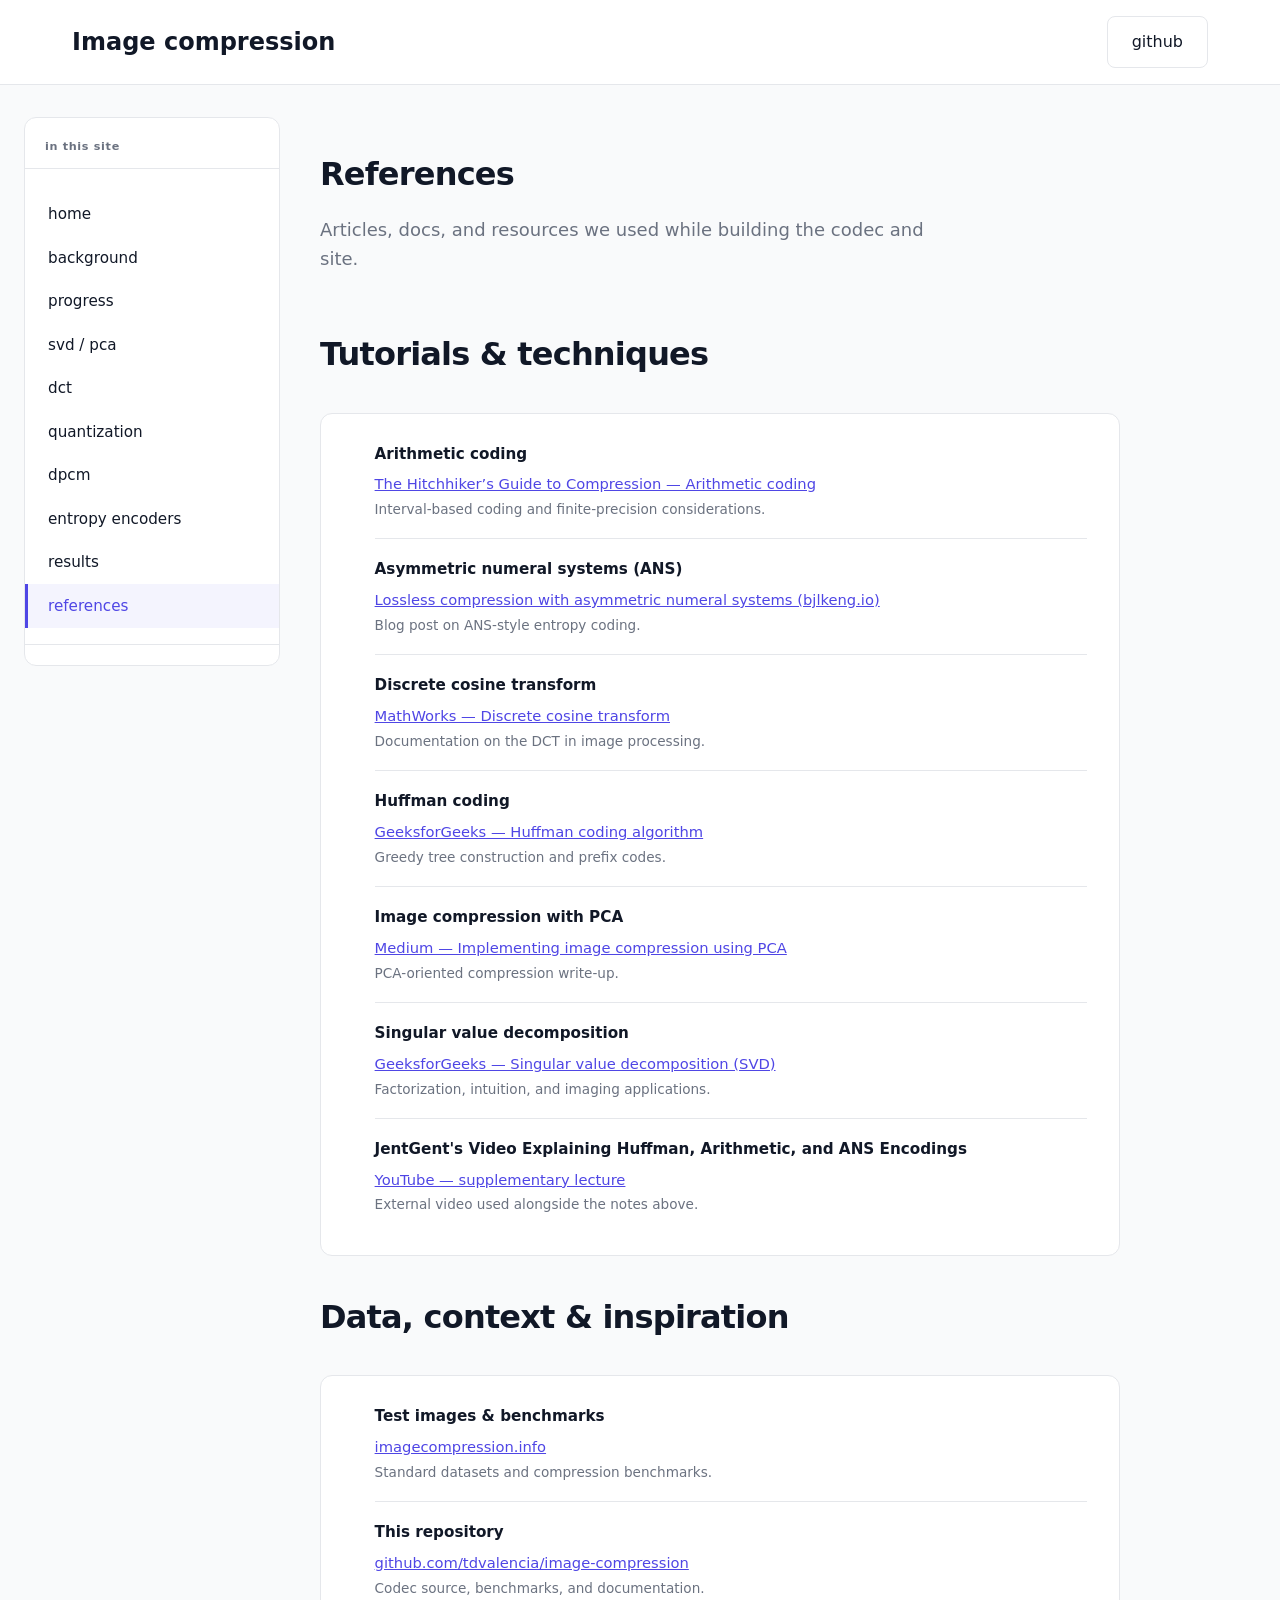
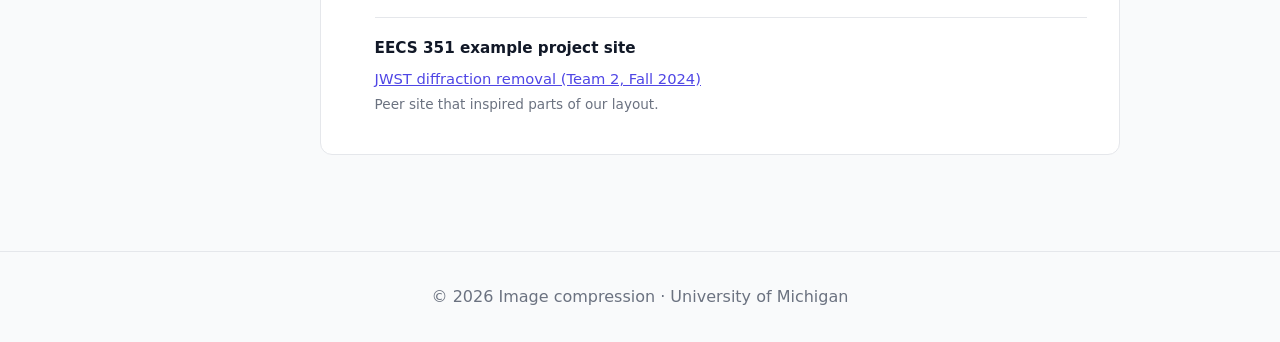
<file: docs/references.html>
<!DOCTYPE html>
<html lang="en">
<head>
    <meta charset="UTF-8">
    <meta name="viewport" content="width=device-width, initial-scale=1.0">
    <title>References | Image compression</title>
    <link rel="stylesheet" href="css/site.css">
</head>
<body class="site-shell">

    <nav>
        <div class="container nav-content">
            <div class="logo"><a href="index.html">Image compression</a></div>
            <div class="nav-links">
                <a href="https://github.com/tdvalencia/image-compression" class="btn" style="background: transparent; border: 1px solid var(--border-color); color: var(--text-main);">github</a>
            </div>
        </div>
    </nav>

    <div class="site-layout">
        <aside class="sidebar" aria-label="Site">
            <div class="sidebar-title">in this site</div>
            <nav class="sidebar-nav">
                <a href="index.html">home</a>
                <a href="background.html">background</a>
                <a href="progress.html">progress</a>
                <a href="svd-pca.html">svd / pca</a>
                <a href="dct.html">dct</a>
                <a href="quantization.html">quantization</a>
                <a href="dpcm.html">dpcm</a>
                <a href="entropy.html">entropy encoders</a>
                <a href="results.html">results</a>
                <a href="references.html" class="is-active">references</a>
            </nav>
        </aside>

        <div class="main-column">
            <header class="hero hero--compact">
                <h1>References</h1>
                <p>Articles, docs, and resources we used while building the codec and site.</p>
            </header>
            <main>
                <section class="content-section">
                    <h2 class="ref-heading">Tutorials &amp; techniques</h2>
                    <div class="ref-box surface-card">
                        <ul class="ref-list">
                            <li>
                                <strong class="ref-list__label">Arithmetic coding</strong>
                                <a href="https://go-compression.github.io/algorithms/arithmetic/" target="_blank" rel="noopener noreferrer">The Hitchhiker’s Guide to Compression — Arithmetic coding</a>
                                <span class="ref-list__note">Interval-based coding and finite-precision considerations.</span>
                            </li>
                            <li>
                                <strong class="ref-list__label">Asymmetric numeral systems (ANS)</strong>
                                <a href="https://bjlkeng.io/posts/lossless-compression-with-asymmetric-numeral-systems/" target="_blank" rel="noopener noreferrer">Lossless compression with asymmetric numeral systems (bjlkeng.io)</a>
                                <span class="ref-list__note">Blog post on ANS-style entropy coding.</span>
                            </li>
                            <li>
                                <strong class="ref-list__label">Discrete cosine transform</strong>
                                <a href="https://www.mathworks.com/help/images/discrete-cosine-transform.html" target="_blank" rel="noopener noreferrer">MathWorks — Discrete cosine transform</a>
                                <span class="ref-list__note">Documentation on the DCT in image processing.</span>
                            </li>
                            <li>
                                <strong class="ref-list__label">Huffman coding</strong>
                                <a href="https://www.geeksforgeeks.org/dsa/huffman-coding-greedy-algo-3/" target="_blank" rel="noopener noreferrer">GeeksforGeeks — Huffman coding algorithm</a>
                                <span class="ref-list__note">Greedy tree construction and prefix codes.</span>
                            </li>
                            <li>
                                <strong class="ref-list__label">Image compression with PCA</strong>
                                <a href="https://medium.com/@bitwise_insights/implementing-image-compression-using-principal-component-analysis-e54d97a257e8" target="_blank" rel="noopener noreferrer">Medium — Implementing image compression using PCA</a>
                                <span class="ref-list__note">PCA-oriented compression write-up.</span>
                            </li>
                            <li>
                                <strong class="ref-list__label">Singular value decomposition</strong>
                                <a href="https://www.geeksforgeeks.org/data-science/singular-value-decomposition-svd/" target="_blank" rel="noopener noreferrer">GeeksforGeeks — Singular value decomposition (SVD)</a>
                                <span class="ref-list__note">Factorization, intuition, and imaging applications.</span>
                            </li>
                            <li>
                                <strong class="ref-list__label">JentGent's Video Explaining Huffman, Arithmetic, and ANS Encodings</strong>
                                <a href="https://youtu.be/RFWJM8JMXBs?si=aSguQ7tV1wH2OrPX" target="_blank" rel="noopener noreferrer">YouTube — supplementary lecture</a>
                                <span class="ref-list__note">External video used alongside the notes above.</span>
                            </li>
                        </ul>
                    </div>

                    <h2 class="ref-heading">Data, context &amp; inspiration</h2>
                    <div class="ref-box surface-card">
                        <ul class="ref-list">
                            <li>
                                <strong class="ref-list__label">Test images &amp; benchmarks</strong>
                                <a href="https://imagecompression.info" target="_blank" rel="noopener noreferrer">imagecompression.info</a>
                                <span class="ref-list__note">Standard datasets and compression benchmarks.</span>
                            </li>
                            <li>
                                <strong class="ref-list__label">This repository</strong>
                                <a href="https://github.com/tdvalencia/image-compression" target="_blank" rel="noopener noreferrer">github.com/tdvalencia/image-compression</a>
                                <span class="ref-list__note">Codec source, benchmarks, and documentation.</span>
                            </li>
                            <li>
                                <strong class="ref-list__label">EECS 351 example project site</strong>
                                <a href="https://sites.google.com/umich.edu/eecs351-jwst-diffraction/home" target="_blank" rel="noopener noreferrer">JWST diffraction removal (Team 2, Fall 2024)</a>
                                <span class="ref-list__note">Peer site that inspired parts of our layout.</span>
                            </li>
                        </ul>
                    </div>
                </section>
            </main>
        </div>
    </div>

    <footer>
        <div class="container">
            <p>© 2026 Image compression · University of Michigan</p>
        </div>
    </footer>

</body>
</html>
</file>
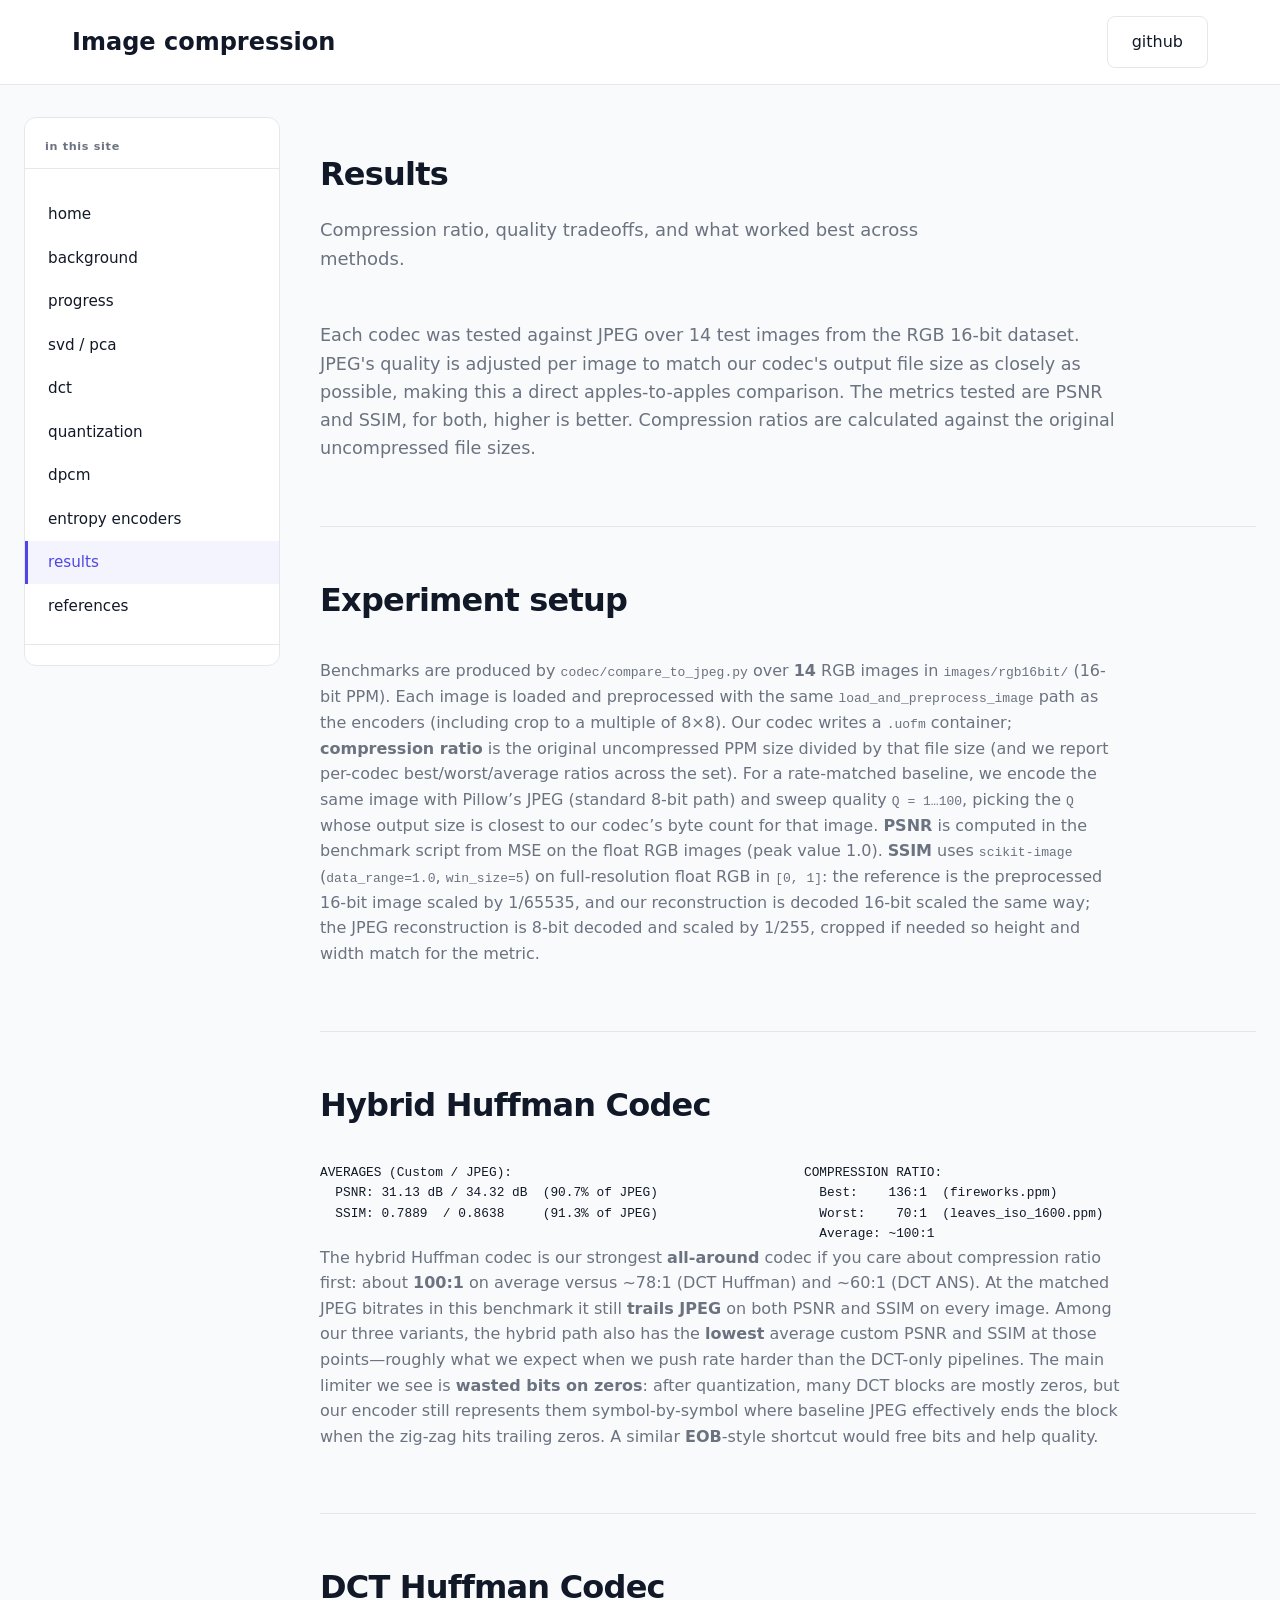
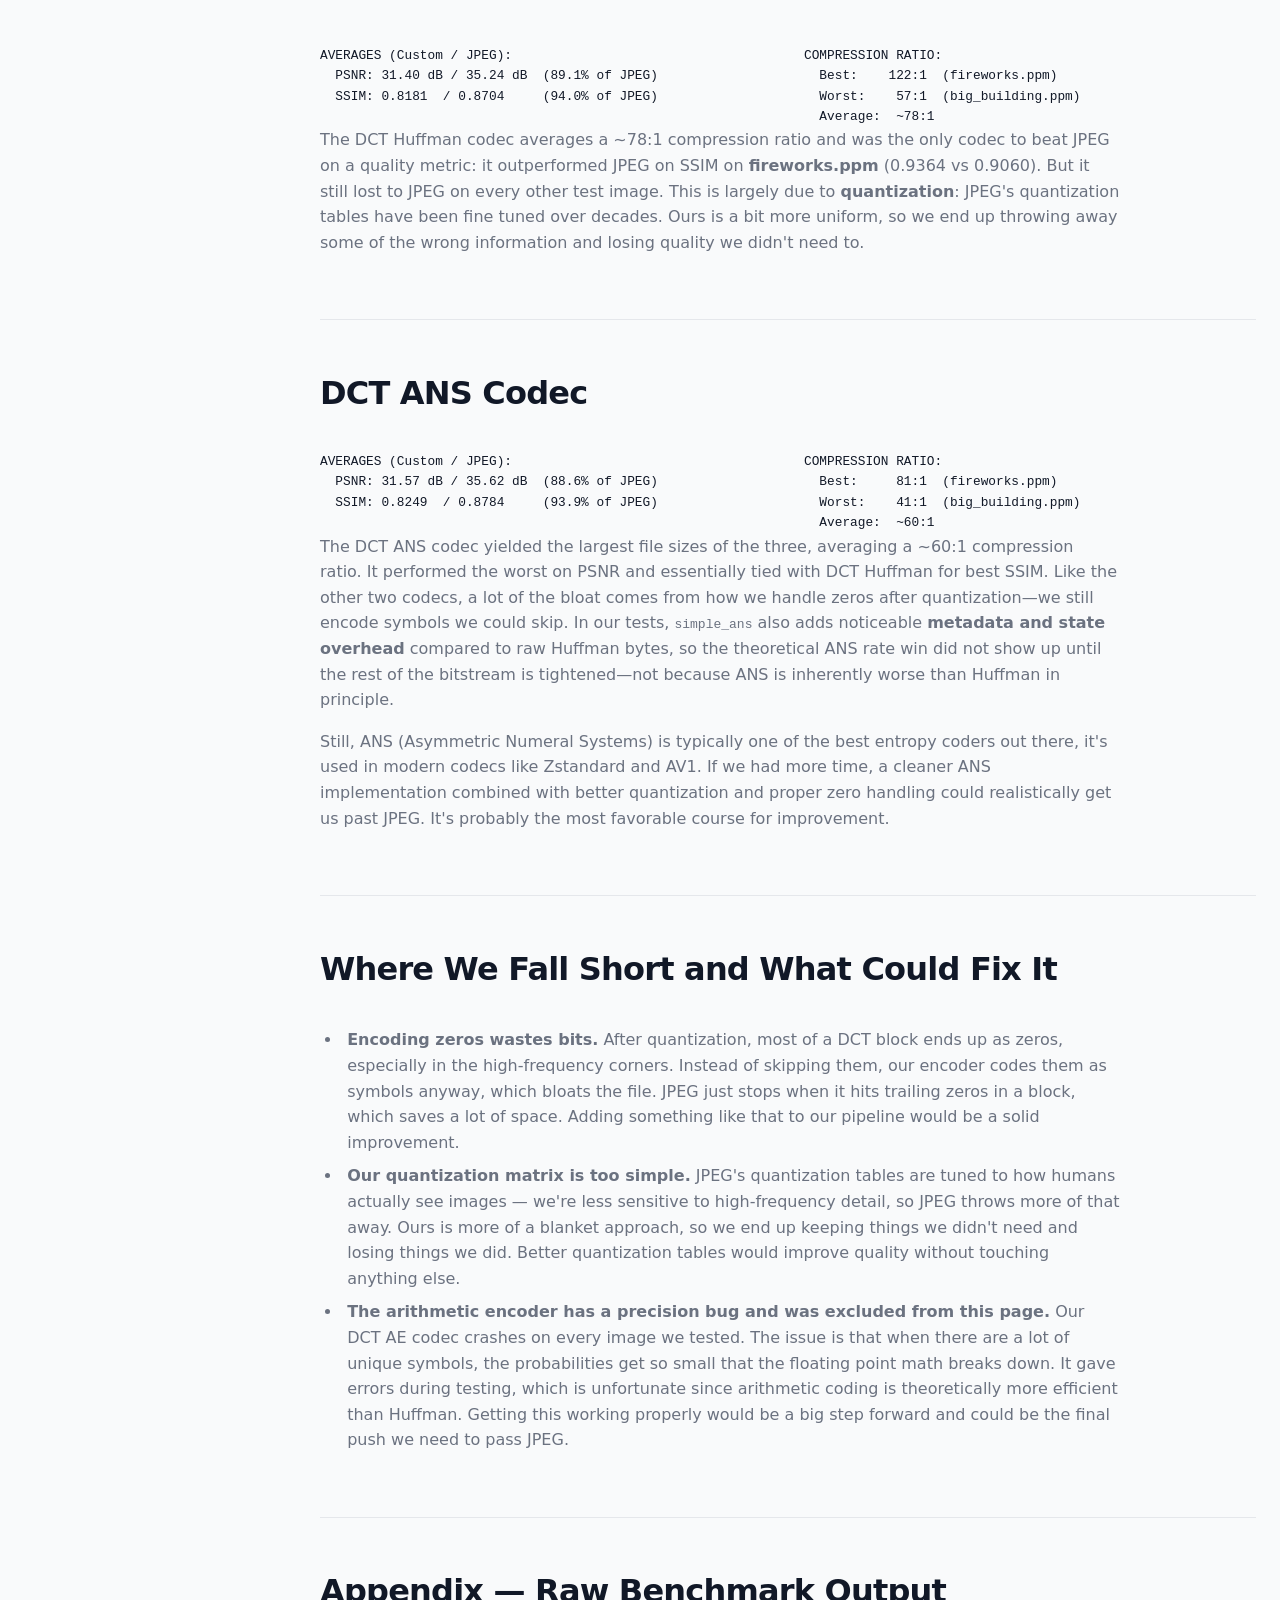
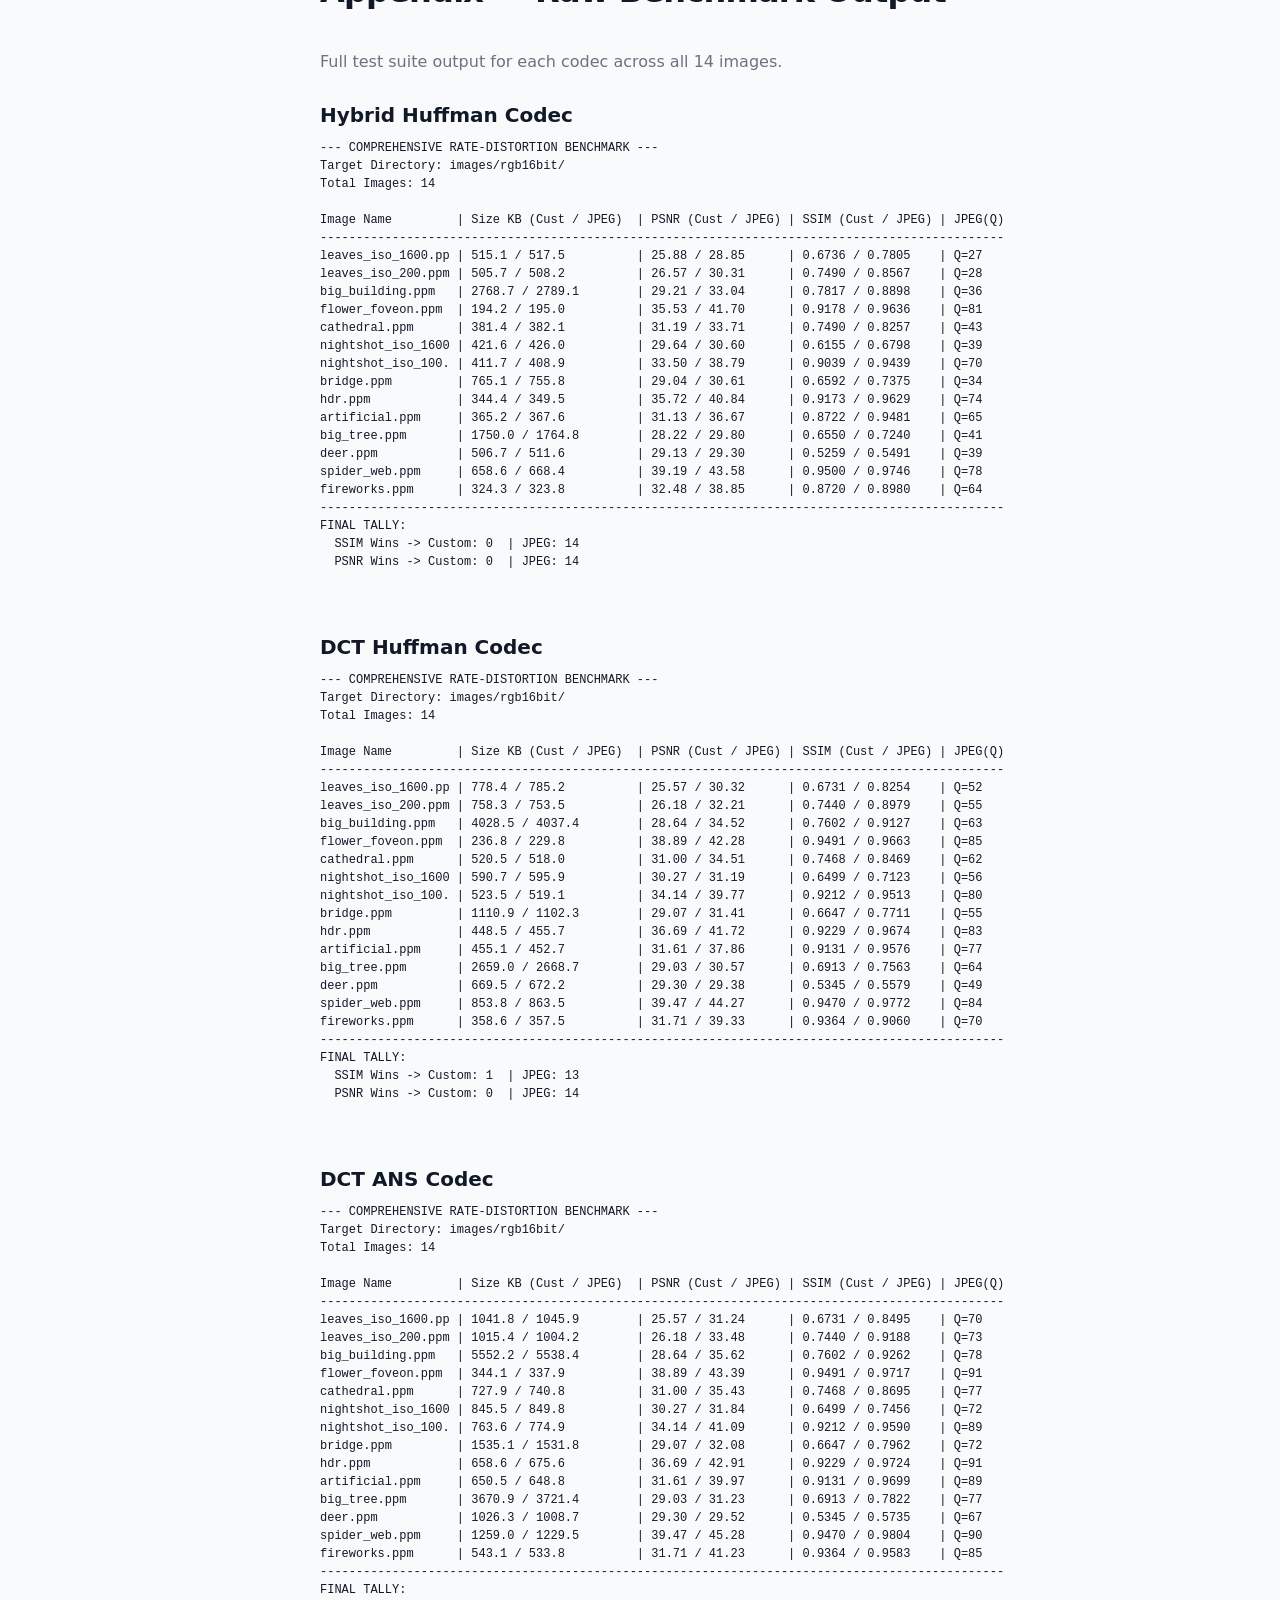
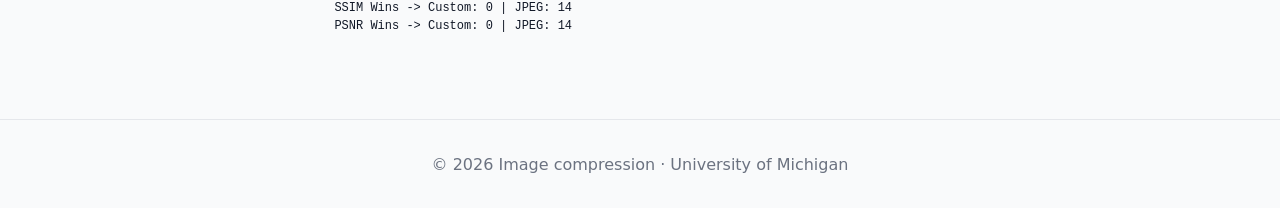
<file: docs/results.html>
<!DOCTYPE html>
<html lang="en">
<head>
    <meta charset="UTF-8">
    <meta name="viewport" content="width=device-width, initial-scale=1.0">
    <title>Results | Image compression</title>
    <link rel="stylesheet" href="css/site.css">
</head>
<body class="site-shell">

    <nav>
        <div class="container nav-content">
            <div class="logo"><a href="index.html">Image compression</a></div>
            <div class="nav-links">
                <a href="https://github.com/tdvalencia/image-compression" class="btn" style="background: transparent; border: 1px solid var(--border-color); color: var(--text-main);">github</a>
            </div>
        </div>
    </nav>

    <div class="site-layout">
        <aside class="sidebar" aria-label="Site">
            <div class="sidebar-title">in this site</div>
            <nav class="sidebar-nav">
                <a href="index.html">home</a>
                <a href="background.html">background</a>
                <a href="progress.html">progress</a>
                <a href="svd-pca.html">svd / pca</a>
                <a href="dct.html">dct</a>
                <a href="quantization.html">quantization</a>
                <a href="dpcm.html">dpcm</a>
                <a href="entropy.html">entropy encoders</a>
                <a href="results.html" class="is-active">results</a>
                <a href="references.html">references</a>
            </nav>
        </aside>

        <div class="main-column">
            <header class="hero hero--compact">
                <h1>Results</h1>
                <p>Compression ratio, quality tradeoffs, and what worked best across methods.</p>
            </header>

            <main>

                <section class="content-section">
                    <p class="lead">
                        Each codec was tested against JPEG over 14 test images from the RGB 16-bit dataset.
                        JPEG's quality is adjusted per image to match our codec's output file size as closely
                        as possible, making this a direct apples-to-apples comparison.
                        The metrics tested are PSNR and SSIM, for both, higher is better. Compression ratios are
                        calculated against the original uncompressed file sizes.
                    </p>
                </section>

                <section class="content-section">
                    <h2>Experiment setup</h2>
                    <p>
                        Benchmarks are produced by <code>codec/compare_to_jpeg.py</code> over <strong>14</strong> RGB images in
                        <code>images/rgb16bit/</code> (16-bit PPM). Each image is loaded and preprocessed with the same
                        <code>load_and_preprocess_image</code> path as the encoders (including crop to a multiple of 8×8).
                        Our codec writes a <code>.uofm</code> container; <strong>compression ratio</strong> is the original
                        uncompressed PPM size divided by that file size (and we report per-codec best/worst/average ratios
                        across the set). For a rate-matched baseline, we encode the same image with Pillow’s JPEG
                        (standard 8-bit path) and sweep quality <code>Q = 1…100</code>, picking the <code>Q</code> whose
                        output size is closest to our codec’s byte count for that image. <strong>PSNR</strong> is computed
                        in the benchmark script from MSE on the float RGB images (peak value 1.0). <strong>SSIM</strong> uses
                        <code>scikit-image</code> (<code>data_range=1.0</code>, <code>win_size=5</code>)
                        on full-resolution float RGB in <code>[0, 1]</code>: the reference is the preprocessed 16-bit image
                        scaled by 1/65535, and our reconstruction is decoded 16-bit scaled the same way; the JPEG reconstruction
                        is 8-bit decoded and scaled by 1/255, cropped if needed so height and width match for the metric.
                    </p>
                </section>

                <section class="content-section">
                    <h2>Hybrid Huffman Codec</h2>
                    <div style="display: flex; gap: 2rem; flex-wrap: wrap; align-items: flex-start;">
                        <pre style="overflow-x: auto; font-size: 0.8rem; line-height: 1.6; flex: 1; min-width: 260px;">
AVERAGES (Custom / JPEG):
  PSNR: 31.13 dB / 34.32 dB  (90.7% of JPEG)
  SSIM: 0.7889  / 0.8638     (91.3% of JPEG)</pre>
                        <pre style="overflow-x: auto; font-size: 0.8rem; line-height: 1.6; flex: 1; min-width: 200px;">
COMPRESSION RATIO:
  Best:    136:1  (fireworks.ppm)
  Worst:    70:1  (leaves_iso_1600.ppm)
  Average: ~100:1</pre>
                    </div>
                    <p>
                        The hybrid Huffman codec is our strongest <strong>all-around</strong> codec if you care about compression ratio first: about <strong>100:1</strong> on average versus ~78:1 (DCT Huffman) and ~60:1 (DCT ANS). At the matched JPEG bitrates in this benchmark it still <strong>trails JPEG</strong> on both PSNR and SSIM on every image. Among our three variants, the hybrid path also has the <strong>lowest</strong> average custom PSNR and SSIM at those points—roughly what we expect when we push rate harder than the DCT-only pipelines. The main limiter we see is <strong>wasted bits on zeros</strong>: after quantization, many DCT blocks are mostly zeros, but our encoder still represents them symbol-by-symbol where baseline JPEG effectively ends the block when the zig-zag hits trailing zeros. A similar <strong>EOB</strong>-style shortcut would free bits and help quality.
                    </p>
                </section>

                <section class="content-section">
                    <h2>DCT Huffman Codec</h2>
                    <div style="display: flex; gap: 2rem; flex-wrap: wrap; align-items: flex-start;">
                        <pre style="overflow-x: auto; font-size: 0.8rem; line-height: 1.6; flex: 1; min-width: 260px;">
AVERAGES (Custom / JPEG):
  PSNR: 31.40 dB / 35.24 dB  (89.1% of JPEG)
  SSIM: 0.8181  / 0.8704     (94.0% of JPEG)</pre>
                        <pre style="overflow-x: auto; font-size: 0.8rem; line-height: 1.6; flex: 1; min-width: 200px;">
COMPRESSION RATIO:
  Best:    122:1  (fireworks.ppm)
  Worst:    57:1  (big_building.ppm)
  Average:  ~78:1</pre>
                    </div>
                    <p>
                        The DCT Huffman codec averages a ~78:1 compression ratio and was the only codec to beat
                        JPEG on a quality metric: it outperformed JPEG on SSIM on <strong>fireworks.ppm</strong>
                        (0.9364 vs 0.9060). But it still lost to JPEG on every other test image. This is largely due to
                        <strong>quantization</strong>: JPEG's quantization tables have been fine tuned over decades. Ours is a bit more 
                        uniform, so we end up throwing away some of the wrong information and losing quality we didn't need to.
                    </p>
                </section>

                <section class="content-section">
                    <h2>DCT ANS Codec</h2>
                    <div style="display: flex; gap: 2rem; flex-wrap: wrap; align-items: flex-start;">
                        <pre style="overflow-x: auto; font-size: 0.8rem; line-height: 1.6; flex: 1; min-width: 260px;">
AVERAGES (Custom / JPEG):
  PSNR: 31.57 dB / 35.62 dB  (88.6% of JPEG)
  SSIM: 0.8249  / 0.8784     (93.9% of JPEG)</pre>
                        <pre style="overflow-x: auto; font-size: 0.8rem; line-height: 1.6; flex: 1; min-width: 200px;">
COMPRESSION RATIO:
  Best:     81:1  (fireworks.ppm)
  Worst:    41:1  (big_building.ppm)
  Average:  ~60:1</pre>
                    </div>
                    <p>
                        The DCT ANS codec yielded the largest file sizes of the three, averaging a ~60:1
                        compression ratio. It performed the worst on PSNR and essentially tied with DCT Huffman for best SSIM. 
                        Like the other two codecs, a lot of the bloat comes from how we handle zeros after quantization—we still
                        encode symbols we could skip. In our tests, <code>simple_ans</code> also adds noticeable
                        <strong>metadata and state overhead</strong> compared to raw Huffman bytes, so the theoretical ANS rate win did not show up
                        until the rest of the bitstream is tightened—not because ANS is inherently worse than Huffman in principle.
                    </p>
                    <p>
                        Still, ANS (Asymmetric Numeral Systems) is typically one of the best entropy coders
                        out there, it's used in modern codecs like Zstandard and AV1. If we had more
                        time, a cleaner ANS implementation combined with better quantization and proper zero handling
                        could realistically get us past JPEG. It's probably the most favorable course for improvement.
                    </p>
                </section>

                <section class="content-section">
                    <h2>Where We Fall Short and What Could Fix It</h2>
            
                    <ul>
                        <li>
                            <strong>Encoding zeros wastes bits.</strong> After quantization, most of a DCT block
                            ends up as zeros, especially in the high-frequency corners. Instead of skipping them,
                            our encoder codes them as symbols anyway, which bloats the file. JPEG just stops when
                            it hits trailing zeros in a block, which saves a lot of space. Adding something like
                            that to our pipeline would be a solid improvement.
                        </li>
                        <li>
                            <strong>Our quantization matrix is too simple.</strong> JPEG's quantization tables
                            are tuned to how humans actually see images — we're less sensitive to high-frequency
                            detail, so JPEG throws more of that away. Ours is more of a blanket approach, so we
                            end up keeping things we didn't need and losing things we did. Better quantization
                            tables would improve quality without touching anything else.
                        </li>
                        <li>
                            <strong>The arithmetic encoder has a precision bug and was excluded from this page.</strong> 
                            Our DCT AE codec crashes on every image we tested. The issue is that when there are a lot of unique 
                            symbols, the probabilities get so small that the floating point math breaks down. It gave errors during testing,
                            which is unfortunate since arithmetic coding is theoretically more efficient than Huffman. Getting this working 
                            properly would be a big step forward and could be the final push we need to pass JPEG.
                        </li>
                    </ul>
                </section>

                <section class="content-section">
                    <h2>Appendix — Raw Benchmark Output</h2>
                    <p>Full test suite output for each codec across all 14 images.</p>

                    <h3>Hybrid Huffman Codec</h3>
                    <pre style="overflow-x: auto; font-size: 0.75rem; line-height: 1.5;">
--- COMPREHENSIVE RATE-DISTORTION BENCHMARK ---
Target Directory: images/rgb16bit/
Total Images: 14

Image Name         | Size KB (Cust / JPEG)  | PSNR (Cust / JPEG) | SSIM (Cust / JPEG) | JPEG(Q)
-----------------------------------------------------------------------------------------------
leaves_iso_1600.pp | 515.1 / 517.5          | 25.88 / 28.85      | 0.6736 / 0.7805    | Q=27
leaves_iso_200.ppm | 505.7 / 508.2          | 26.57 / 30.31      | 0.7490 / 0.8567    | Q=28
big_building.ppm   | 2768.7 / 2789.1        | 29.21 / 33.04      | 0.7817 / 0.8898    | Q=36
flower_foveon.ppm  | 194.2 / 195.0          | 35.53 / 41.70      | 0.9178 / 0.9636    | Q=81
cathedral.ppm      | 381.4 / 382.1          | 31.19 / 33.71      | 0.7490 / 0.8257    | Q=43
nightshot_iso_1600 | 421.6 / 426.0          | 29.64 / 30.60      | 0.6155 / 0.6798    | Q=39
nightshot_iso_100. | 411.7 / 408.9          | 33.50 / 38.79      | 0.9039 / 0.9439    | Q=70
bridge.ppm         | 765.1 / 755.8          | 29.04 / 30.61      | 0.6592 / 0.7375    | Q=34
hdr.ppm            | 344.4 / 349.5          | 35.72 / 40.84      | 0.9173 / 0.9629    | Q=74
artificial.ppm     | 365.2 / 367.6          | 31.13 / 36.67      | 0.8722 / 0.9481    | Q=65
big_tree.ppm       | 1750.0 / 1764.8        | 28.22 / 29.80      | 0.6550 / 0.7240    | Q=41
deer.ppm           | 506.7 / 511.6          | 29.13 / 29.30      | 0.5259 / 0.5491    | Q=39
spider_web.ppm     | 658.6 / 668.4          | 39.19 / 43.58      | 0.9500 / 0.9746    | Q=78
fireworks.ppm      | 324.3 / 323.8          | 32.48 / 38.85      | 0.8720 / 0.8980    | Q=64
-----------------------------------------------------------------------------------------------
FINAL TALLY:
  SSIM Wins -> Custom: 0  | JPEG: 14
  PSNR Wins -> Custom: 0  | JPEG: 14
 
                    </pre>

                    <h3>DCT Huffman Codec</h3>
                    <pre style="overflow-x: auto; font-size: 0.75rem; line-height: 1.5;">
--- COMPREHENSIVE RATE-DISTORTION BENCHMARK ---
Target Directory: images/rgb16bit/
Total Images: 14

Image Name         | Size KB (Cust / JPEG)  | PSNR (Cust / JPEG) | SSIM (Cust / JPEG) | JPEG(Q)
-----------------------------------------------------------------------------------------------
leaves_iso_1600.pp | 778.4 / 785.2          | 25.57 / 30.32      | 0.6731 / 0.8254    | Q=52
leaves_iso_200.ppm | 758.3 / 753.5          | 26.18 / 32.21      | 0.7440 / 0.8979    | Q=55
big_building.ppm   | 4028.5 / 4037.4        | 28.64 / 34.52      | 0.7602 / 0.9127    | Q=63
flower_foveon.ppm  | 236.8 / 229.8          | 38.89 / 42.28      | 0.9491 / 0.9663    | Q=85
cathedral.ppm      | 520.5 / 518.0          | 31.00 / 34.51      | 0.7468 / 0.8469    | Q=62
nightshot_iso_1600 | 590.7 / 595.9          | 30.27 / 31.19      | 0.6499 / 0.7123    | Q=56
nightshot_iso_100. | 523.5 / 519.1          | 34.14 / 39.77      | 0.9212 / 0.9513    | Q=80
bridge.ppm         | 1110.9 / 1102.3        | 29.07 / 31.41      | 0.6647 / 0.7711    | Q=55
hdr.ppm            | 448.5 / 455.7          | 36.69 / 41.72      | 0.9229 / 0.9674    | Q=83
artificial.ppm     | 455.1 / 452.7          | 31.61 / 37.86      | 0.9131 / 0.9576    | Q=77
big_tree.ppm       | 2659.0 / 2668.7        | 29.03 / 30.57      | 0.6913 / 0.7563    | Q=64
deer.ppm           | 669.5 / 672.2          | 29.30 / 29.38      | 0.5345 / 0.5579    | Q=49
spider_web.ppm     | 853.8 / 863.5          | 39.47 / 44.27      | 0.9470 / 0.9772    | Q=84
fireworks.ppm      | 358.6 / 357.5          | 31.71 / 39.33      | 0.9364 / 0.9060    | Q=70
-----------------------------------------------------------------------------------------------
FINAL TALLY:
  SSIM Wins -> Custom: 1  | JPEG: 13
  PSNR Wins -> Custom: 0  | JPEG: 14

                    </pre>

                    <h3>DCT ANS Codec</h3>
                    <pre style="overflow-x: auto; font-size: 0.75rem; line-height: 1.5;">
--- COMPREHENSIVE RATE-DISTORTION BENCHMARK ---
Target Directory: images/rgb16bit/
Total Images: 14

Image Name         | Size KB (Cust / JPEG)  | PSNR (Cust / JPEG) | SSIM (Cust / JPEG) | JPEG(Q)
-----------------------------------------------------------------------------------------------
leaves_iso_1600.pp | 1041.8 / 1045.9        | 25.57 / 31.24      | 0.6731 / 0.8495    | Q=70
leaves_iso_200.ppm | 1015.4 / 1004.2        | 26.18 / 33.48      | 0.7440 / 0.9188    | Q=73
big_building.ppm   | 5552.2 / 5538.4        | 28.64 / 35.62      | 0.7602 / 0.9262    | Q=78
flower_foveon.ppm  | 344.1 / 337.9          | 38.89 / 43.39      | 0.9491 / 0.9717    | Q=91
cathedral.ppm      | 727.9 / 740.8          | 31.00 / 35.43      | 0.7468 / 0.8695    | Q=77
nightshot_iso_1600 | 845.5 / 849.8          | 30.27 / 31.84      | 0.6499 / 0.7456    | Q=72
nightshot_iso_100. | 763.6 / 774.9          | 34.14 / 41.09      | 0.9212 / 0.9590    | Q=89
bridge.ppm         | 1535.1 / 1531.8        | 29.07 / 32.08      | 0.6647 / 0.7962    | Q=72
hdr.ppm            | 658.6 / 675.6          | 36.69 / 42.91      | 0.9229 / 0.9724    | Q=91
artificial.ppm     | 650.5 / 648.8          | 31.61 / 39.97      | 0.9131 / 0.9699    | Q=89
big_tree.ppm       | 3670.9 / 3721.4        | 29.03 / 31.23      | 0.6913 / 0.7822    | Q=77
deer.ppm           | 1026.3 / 1008.7        | 29.30 / 29.52      | 0.5345 / 0.5735    | Q=67
spider_web.ppm     | 1259.0 / 1229.5        | 39.47 / 45.28      | 0.9470 / 0.9804    | Q=90
fireworks.ppm      | 543.1 / 533.8          | 31.71 / 41.23      | 0.9364 / 0.9583    | Q=85
-----------------------------------------------------------------------------------------------
FINAL TALLY:
  SSIM Wins -> Custom: 0 | JPEG: 14
  PSNR Wins -> Custom: 0 | JPEG: 14
  
                    </pre>
                </section>

            </main>
        </div>
    </div>

    <footer>
        <div class="container">
            <p>© 2026 Image compression · University of Michigan</p>
        </div>
    </footer>

</body>
</html>
</file>
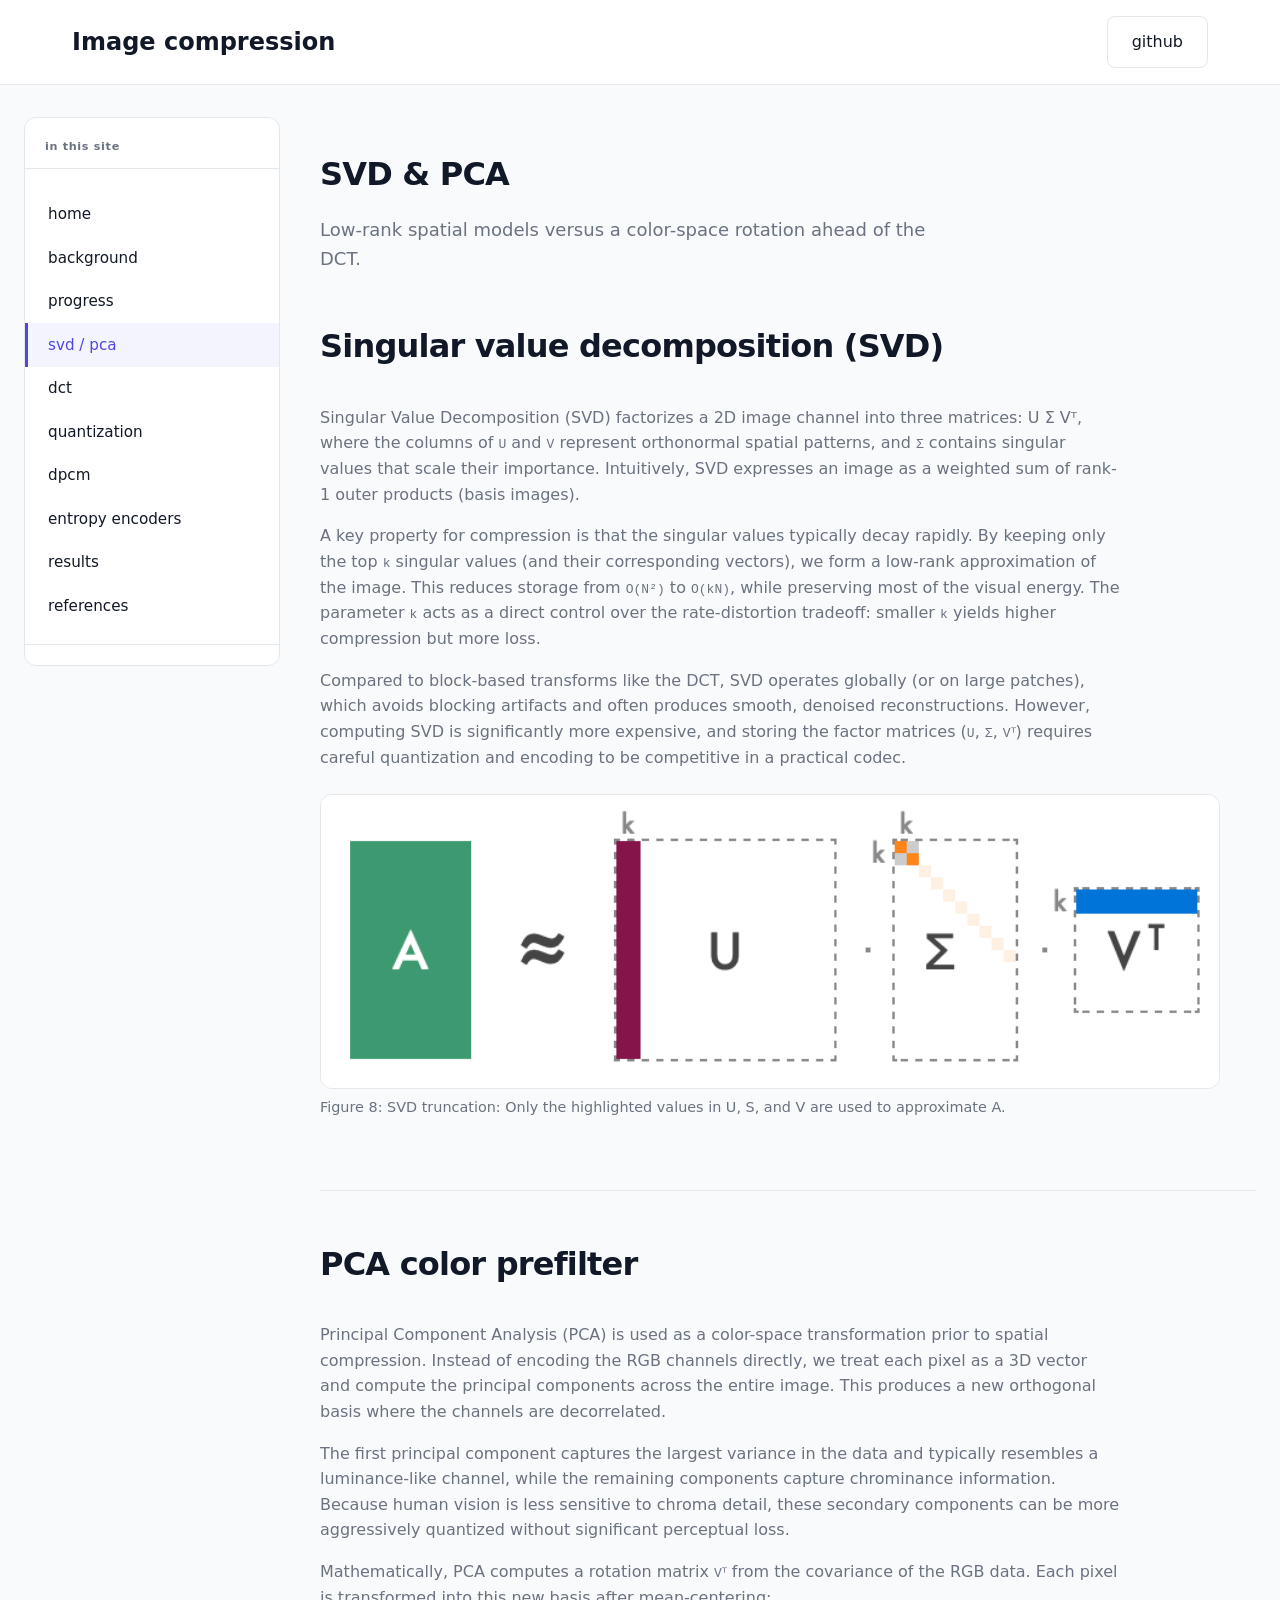
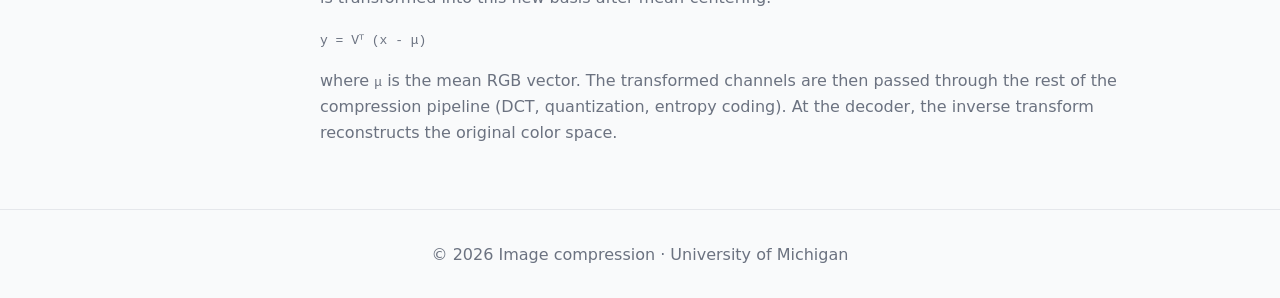
<file: docs/svd-pca.html>
<!DOCTYPE html>
<html lang="en">
<head>
    <meta charset="UTF-8">
    <meta name="viewport" content="width=device-width, initial-scale=1.0">
    <title>SVD / PCA | Image compression</title>
    <link rel="stylesheet" href="css/site.css">
</head>
<body class="site-shell">

    <nav>
        <div class="container nav-content">
            <div class="logo"><a href="index.html">Image compression</a></div>
            <div class="nav-links">
                <a href="https://github.com/tdvalencia/image-compression" class="btn" style="background: transparent; border: 1px solid var(--border-color); color: var(--text-main);">github</a>
            </div>
        </div>
    </nav>

    <div class="site-layout">
        <aside class="sidebar" aria-label="Site">
            <div class="sidebar-title">in this site</div>
            <nav class="sidebar-nav">
                <a href="index.html">home</a>
                <a href="background.html">background</a>
                <a href="progress.html">progress</a>
                <a href="svd-pca.html" class="is-active">svd / pca</a>
                <a href="dct.html">dct</a>
                <a href="quantization.html">quantization</a>
                <a href="dpcm.html">dpcm</a>
                <a href="entropy.html">entropy encoders</a>
                <a href="results.html">results</a>
                <a href="references.html">references</a>
            </nav>
        </aside>

        <div class="main-column">
            <header class="hero hero--compact">
                <h1>SVD &amp; PCA</h1>
                <p>Low-rank spatial models versus a color-space rotation ahead of the DCT.</p>
            </header>

            <main>
                <section class="content-section">
                    <h2>Singular value decomposition (SVD)</h2>
                    <p>
                        Singular Value Decomposition (SVD) factorizes a 2D image channel into three matrices:
                        U Σ Vᵀ, where the columns of <code>U</code> and <code>V</code> represent orthonormal spatial patterns, 
                        and <code>Σ</code> contains singular values that scale their importance. Intuitively, SVD expresses an image as a weighted sum 
                        of rank-1 outer products (basis images).
                    </p>
                    <p>
                        A key property for compression is that the singular values typically decay rapidly. By keeping only the top 
                        <code>k</code> singular values (and their corresponding vectors), we form a low-rank approximation of the image. 
                        This reduces storage from <code>O(N²)</code> to <code>O(kN)</code>, while preserving most of the visual energy. The parameter 
                        <code>k</code> acts as a direct control over the rate-distortion tradeoff: smaller <code>k</code> yields higher compression 
                        but more loss.
                    </p>
                    <p>
                        Compared to block-based transforms like the DCT, SVD operates globally (or on large patches), which avoids blocking artifacts 
                        and often produces smooth, denoised reconstructions. However, computing SVD is significantly more expensive, and storing the factor
                        matrices (<code>U</code>, <code>Σ</code>, <code>Vᵀ</code>) requires careful quantization and encoding to be competitive in a practical codec.
                    </p>
                    <figure class="doc-figure-slot">
                        <div class="doc-figure-slot__media">
                            <img src="assets/svd.png" class="plot-image">
                        </div>
                        <figcaption>Figure 8: SVD truncation: Only the highlighted values in U, S, and V are used to approximate A.</figcaption>
                    </figure>
                </section>

                <section class="content-section">
                    <h2>PCA color prefilter</h2>
                    <p>
                        Principal Component Analysis (PCA) is used as a color-space transformation prior to spatial compression. 
                        Instead of encoding the RGB channels directly, we treat each pixel as a 3D vector and compute the principal components 
                        across the entire image. This produces a new orthogonal basis where the channels are decorrelated.
                    </p>
                    <p>
                        The first principal component captures the largest variance in the data and typically resembles a luminance-like channel, 
                        while the remaining components capture chrominance information. Because human vision is less sensitive to chroma detail, 
                        these secondary components can be more aggressively quantized without significant perceptual loss.
                    </p>
                    <p>
                        Mathematically, PCA computes a rotation matrix <code>Vᵀ</code> from the covariance of the RGB data. Each pixel is transformed 
                        into this new basis after mean-centering:
                    </p>
                    <p>
                        <code>y = Vᵀ (x - μ)</code>
                    </p>
                    <p>
                        where <code>μ</code> is the mean RGB vector. The transformed channels are then passed through the rest of the compression 
                        pipeline (DCT, quantization, entropy coding). At the decoder, the inverse transform reconstructs the original color space.
                    </p>
                </section>
            </main>
        </div>
    </div>

    <footer>
        <div class="container">
            <p>© 2026 Image compression · University of Michigan</p>
        </div>
    </footer>

</body>
</html>
</file>
<file: docs/css/site.css>
/* --- EASY MODIFY: Color Palette & Fonts --- */
:root {
    --primary-color: #4f46e5;
    --primary-hover: #4338ca;
    --bg-color: #f9fafb;
    --surface-color: #ffffff;
    --text-main: #111827;
    --text-muted: #6b7280;
    --border-color: #e5e7eb;
    --font-family: system-ui, -apple-system, BlinkMacSystemFont, "Segoe UI", Roboto, sans-serif;
}

/* --- BASE STYLES --- */
* {
    box-sizing: border-box;
    margin: 0;
    padding: 0;
}

body {
    font-family: var(--font-family);
    background-color: var(--bg-color);
    color: var(--text-main);
    line-height: 1.6;
    scroll-behavior: smooth;
}

.container {
    max-width: 1200px;
    margin: 0 auto;
    padding: 0 2rem;
}

/* --- TOP NAVIGATION (full width) --- */
nav {
    background-color: var(--surface-color);
    border-bottom: 1px solid var(--border-color);
    padding: 1rem 0;
    position: sticky;
    top: 0;
    z-index: 100;
}

.nav-content {
    display: flex;
    justify-content: space-between;
    align-items: center;
}

.logo {
    font-size: 1.5rem;
    font-weight: 700;
}

.logo a {
    text-decoration: none;
    color: var(--text-main);
}

.nav-links {
    display: flex;
    gap: 2rem;
    align-items: center;
}

.nav-links a {
    text-decoration: none;
    color: var(--text-main);
    font-weight: 500;
    transition: color 0.2s;
    text-transform: lowercase;
}

.nav-links a:hover {
    color: var(--primary-color);
}

/* --- JWST-STYLE: sidebar + main column --- */
.site-shell {
    display: flex;
    flex-direction: column;
    min-height: 100vh;
}

.site-layout {
    display: flex;
    flex: 1;
    width: 100%;
    max-width: 1320px;
    margin: 0 auto;
    padding: 2rem 1.5rem 3rem;
    gap: 2.5rem;
    align-items: flex-start;
}

.sidebar {
    width: 256px;
    flex-shrink: 0;
    position: sticky;
    top: 5.5rem;
    align-self: flex-start;
    background: var(--surface-color);
    border: 1px solid var(--border-color);
    border-radius: 0.75rem;
    padding: 1.25rem 0;
}

.sidebar-title {
    font-size: 0.7rem;
    font-weight: 600;
    letter-spacing: 0.06em;
    color: var(--text-muted);
    padding: 0 1.25rem 0.75rem;
    border-bottom: 1px solid var(--border-color);
    margin-bottom: 0.5rem;
    text-transform: lowercase;
}

.sidebar-nav {
    display: flex;
    flex-direction: column;
}

.sidebar-nav a {
    display: block;
    padding: 0.6rem 1.25rem;
    text-decoration: none;
    color: var(--text-main);
    font-weight: 500;
    font-size: 0.95rem;
    text-transform: lowercase;
    border-left: 3px solid transparent;
    transition: background 0.15s, color 0.15s, border-color 0.15s;
}

.sidebar-nav a:hover {
    background: var(--bg-color);
    color: var(--primary-color);
}

.sidebar-nav a.is-active {
    color: var(--primary-color);
    background: rgba(79, 70, 229, 0.06);
    border-left-color: var(--primary-color);
}

.sidebar-nav .sidebar-external {
    margin: 0.75rem 1rem 0;
    text-align: center;
}

.main-column {
    flex: 1;
    min-width: 0;
}

/* --- HERO SECTION --- */
.hero {
    padding: 3rem 0 2.5rem 0;
    text-align: center;
}

.hero.hero--compact {
    padding: 2rem 0 1.5rem;
    text-align: left;
}

.hero h1 {
    font-size: 2.5rem;
    margin-bottom: 1rem;
    letter-spacing: -0.025em;
}

.hero.hero--compact h1 {
    font-size: 2rem;
}

.hero p {
    font-size: 1.125rem;
    color: var(--text-muted);
    max-width: 640px;
    margin: 0 auto 1.5rem auto;
}

.hero.hero--compact p {
    margin-left: 0;
    margin-right: 0;
}

/* --- HOME SPLASH: full-width image + overlaid text (JWST-style) --- */
.hero.hero--splash {
    --hero-splash-image: none;
    position: relative;
    min-height: clamp(280px, 46vh, 560px);
    display: flex;
    align-items: center;
    justify-content: center;
    text-align: center;
    padding: 0;
    margin: 0;
    border-bottom: 1px solid rgba(15, 23, 42, 0.25);
    background-color: #0f172a;
    background-image:
        linear-gradient(
            165deg,
            rgba(15, 23, 42, 0.82) 0%,
            rgba(15, 23, 42, 0.35) 42%,
            rgba(30, 27, 75, 0.65) 100%
        ),
        var(--hero-splash-image);
    background-size: cover;
    background-position: center 35%;
    background-repeat: no-repeat;
}

.hero-splash__inner {
    position: relative;
    z-index: 1;
    width: 100%;
    max-width: 44rem;
    margin: 0 auto;
    padding: clamp(2.75rem, 8vw, 5.5rem) 1.5rem;
}

.hero.hero--splash h1 {
    color: #fff;
    font-size: clamp(1.85rem, 4.2vw, 3.15rem);
    line-height: 1.12;
    margin-bottom: 1.1rem;
    letter-spacing: -0.03em;
    text-shadow: 0 2px 28px rgba(0, 0, 0, 0.45), 0 1px 0 rgba(0, 0, 0, 0.2);
}

.hero.hero--splash p {
    color: rgba(255, 255, 255, 0.93);
    font-size: clamp(1.02rem, 2vw, 1.22rem);
    line-height: 1.55;
    max-width: 36rem;
    margin: 0 auto;
    text-shadow: 0 1px 18px rgba(0, 0, 0, 0.5);
}

.btn {
    display: inline-block;
    background-color: var(--primary-color);
    color: white;
    padding: 0.75rem 1.5rem;
    border-radius: 0.5rem;
    text-decoration: none;
    font-weight: 500;
    transition: background-color 0.2s;
    border: none;
    cursor: pointer;
}

.btn:hover {
    background-color: var(--primary-hover);
}

/* --- simple figure caption (home page) --- */
.figure-simple {
    margin: 1.25rem 0;
}

.figure-simple img {
    width: 100%;
    height: auto;
    display: block;
    border-radius: 0.75rem;
    border: 1px solid var(--border-color);
    box-sizing: border-box;
}

.figure-simple figcaption,
figure.doc-figure-slot figcaption {
    margin-top: 0.5rem;
    font-size: 0.9rem;
    color: var(--text-muted);
    line-height: 1.45;
}

.figure-simple figcaption a {
    color: var(--primary-color);
}

figure.doc-figure-slot figcaption a {
    color: var(--primary-color);
}

/* --- Optional figures: real images have no frame; dashed box only for empty placeholders --- */
figure.doc-figure-slot {
    margin: 1.5rem 0;
    max-width: 900px;
}

figure.doc-figure-slot .doc-figure-slot__media {
    border: none;
    background: transparent;
    padding: 0;
    border-radius: 0;
    display: block;
}

figure.doc-figure-slot .doc-figure-slot__media:has(.doc-figure-slot__hint) {
    min-height: 160px;
    border-radius: 0.75rem;
    border: 1px dashed var(--border-color);
    background: linear-gradient(165deg, var(--surface-color), var(--bg-color));
    display: flex;
    align-items: center;
    justify-content: center;
    padding: 1.25rem 1rem;
}

figure.doc-figure-slot .doc-figure-slot__media img {
    width: 100%;
    max-width: 100%;
    height: auto;
    display: block;
    border: 1px solid var(--border-color);
    border-radius: 0.75rem;
    box-sizing: border-box;
}

figure.doc-figure-slot .doc-figure-slot__hint {
    margin: 0;
    font-size: 0.88rem;
    color: var(--text-muted);
    text-align: center;
    max-width: 26rem;
    line-height: 1.45;
}

/* --- CONTENT SECTIONS --- */
.content-section {
    padding: 3rem 0;
    border-bottom: 1px solid var(--border-color);
}

.content-section:first-of-type {
    padding-top: 0;
}

.content-section:last-of-type {
    border-bottom: none;
    padding-bottom: 0;
}

.content-section h2 {
    font-size: 2rem;
    letter-spacing: -0.025em;
    margin-bottom: 1.25rem;
    color: var(--text-main);
    padding-bottom: 0.75rem;
}

.content-section h3 {
    font-size: 1.25rem;
    margin: 1.5rem 0 0.5rem 0;
}

.content-section p {
    color: var(--text-muted);
    margin-bottom: 1rem;
    max-width: 800px;
}

.content-section mjx-container {
    max-width: 100%;
    overflow-x: auto;
}

.content-section ul,
.content-section ol {
    color: var(--text-muted);
    max-width: 800px;
    margin: 0 0 1rem;
}

.content-section ul {
    padding-left: 1.35rem;
}

.content-section ol {
    padding-left: 1.75rem;
    list-style-position: outside;
}

.content-section li {
    margin-bottom: 0.5rem;
    padding-left: 0.35rem;
}

.content-section li:last-child {
    margin-bottom: 0;
}

/* --- References page (grouped list boxes) --- */
.ref-heading {
    margin: 2.25rem 0 0.85rem;
    font-size: 1.15rem;
    font-weight: 600;
    color: var(--text-main);
    letter-spacing: -0.02em;
}

.content-section .ref-heading:first-of-type {
    margin-top: 0.5rem;
}

.ref-box {
    margin: 0 0 2.25rem;
    max-width: 50rem;
}

.ref-box:last-of-type {
    margin-bottom: 3rem;
}

.ref-box.surface-card {
    padding: 1.75rem 2rem 1.5rem;
}

.ref-list {
    list-style: none;
    margin: 0;
    padding: 0;
}

.ref-list li {
    margin: 0;
    padding: 1.15rem 0;
    border-bottom: 1px solid var(--border-color);
    display: flex;
    flex-direction: column;
    gap: 0.35rem;
}

.ref-list li:first-child {
    padding-top: 0;
}

.ref-list li:last-child {
    padding-bottom: 0;
    border-bottom: none;
}

.ref-list__label {
    display: block;
    font-size: 0.95rem;
    color: var(--text-main);
    margin-bottom: 0.1rem;
}

.ref-list a {
    font-size: 0.92rem;
    word-break: break-word;
    line-height: 1.45;
    font-weight: 500;
}

.ref-list__note {
    display: block;
    font-size: 0.85rem;
    color: var(--text-muted);
    line-height: 1.45;
}

.content-section a {
    color: var(--primary-color);
}

.content-section a:hover {
    color: var(--primary-hover);
}

.surface-card {
    background: var(--surface-color);
    border: 1px solid var(--border-color);
    border-radius: 0.75rem;
    padding: 2rem;
    margin-bottom: 2rem;
}

.grader-cheat-sheet {
    margin-top: 2rem;
    padding: 1.25rem 1.5rem;
    border: 1px solid var(--border-color);
    border-left: 4px solid var(--primary-color);
    border-radius: 0.5rem;
    background: color-mix(in srgb, var(--primary-color) 8%, var(--surface-color));
}

.grader-cheat-sheet h2 {
    margin: 0 0 0.75rem 0;
    font-size: 1.35rem;
    color: var(--text-main);
    letter-spacing: -0.02em;
}

.grader-cheat-sheet p {
    margin: 0 0 1rem 0;
    color: var(--text-muted);
    font-size: 1.05rem;
    max-width: 52rem;
}

.grader-cheat-sheet ul {
    margin: 0;
    padding-left: 1.35rem;
}

.grader-cheat-sheet li {
    margin-bottom: 0.55rem;
    color: var(--text-main);
}

.grader-cheat-sheet li:last-child {
    margin-bottom: 0;
}

.lead {
    font-size: 1.1rem;
    color: var(--text-muted);
    max-width: 720px;
    margin-bottom: 1.5rem;
}

/* --- HOME: teaser grid (optional) --- */
.teaser-grid {
    display: grid;
    grid-template-columns: repeat(auto-fit, minmax(240px, 1fr));
    gap: 1.25rem;
    margin-top: 2rem;
}

.teaser-card {
    background: var(--surface-color);
    border: 1px solid var(--border-color);
    border-radius: 0.75rem;
    padding: 1.5rem;
    text-decoration: none;
    color: inherit;
    transition: box-shadow 0.2s, border-color 0.2s;
}

.teaser-card:hover {
    border-color: var(--primary-color);
    box-shadow: 0 4px 14px rgba(79, 70, 229, 0.12);
}

.teaser-card h3 {
    font-size: 1.1rem;
    margin: 0 0 0.5rem 0;
    color: var(--text-main);
}

.teaser-card p {
    font-size: 0.9rem;
    color: var(--text-muted);
    margin: 0;
}

.teaser-card .more {
    display: inline-block;
    margin-top: 0.75rem;
    font-weight: 600;
    font-size: 0.85rem;
    color: var(--primary-color);
    text-transform: lowercase;
}

/* --- PLOT GRID --- */
.plot-grid {
    display: grid;
    grid-template-columns: repeat(auto-fit, minmax(300px, 1fr));
    gap: 2rem;
    margin-top: 2rem;
}

.plot-card {
    background-color: var(--surface-color);
    border: 1px solid var(--border-color);
    border-radius: 0.75rem;
    overflow: hidden;
}

.plot-image-placeholder {
    width: 100%;
    height: 250px;
    background-color: #e5e7eb;
    display: flex;
    align-items: center;
    justify-content: center;
    color: var(--text-muted);
    font-style: italic;
    border-bottom: 1px solid var(--border-color);
}

.plot-image {
    width: 100%;
    height: 250px;
    object-fit: cover;
    border-bottom: 1px solid var(--border-color);
}

.plot-details {
    padding: 1.5rem;
}

/* --- TABLE STYLES --- */
table {
    border-collapse: collapse;
    margin-top: 1rem;
    max-width: 600px;
}

th, td {
    padding: 10px 20px;
    text-align: left;
}

th {
    font-weight: 600;
    border-bottom: 2px solid var(--border-color);
}

tr:not(:last-child) {
    border-bottom: 1px solid var(--border-color);
}
/* --- TIMELINE --- */
.timeline {
    display: flex;
    flex-direction: column;
    gap: 1rem;
    margin-top: 1.5rem;
}

.task {
    background-color: var(--surface-color);
    padding: 1rem 1.5rem;
    border-left: 4px solid var(--primary-color);
    border-radius: 0 0.5rem 0.5rem 0;
    box-shadow: 0 1px 3px rgba(0, 0, 0, 0.05);
    max-width: 800px;
}

/* --- FOOTER --- */
footer {
    text-align: center;
    padding: 2rem 0;
    color: var(--text-muted);
    border-top: 1px solid var(--border-color);
    margin-top: auto;
}

@media (max-width: 900px) {
    .site-layout {
        flex-direction: column;
        padding: 1.25rem 1rem 2rem;
    }

    .sidebar {
        position: static;
        width: 100%;
        top: auto;
    }

    .sidebar-nav {
        flex-direction: row;
        flex-wrap: wrap;
        gap: 0.25rem;
    }

    .sidebar-nav a {
        border-left: none;
        border-bottom: 3px solid transparent;
        padding: 0.5rem 0.85rem;
        border-radius: 0.5rem;
    }

    .sidebar-nav a.is-active {
        border-left-color: transparent;
        border-bottom-color: var(--primary-color);
    }

    .sidebar-title {
        border-bottom: none;
        padding-bottom: 0.25rem;
    }
}
</file>
